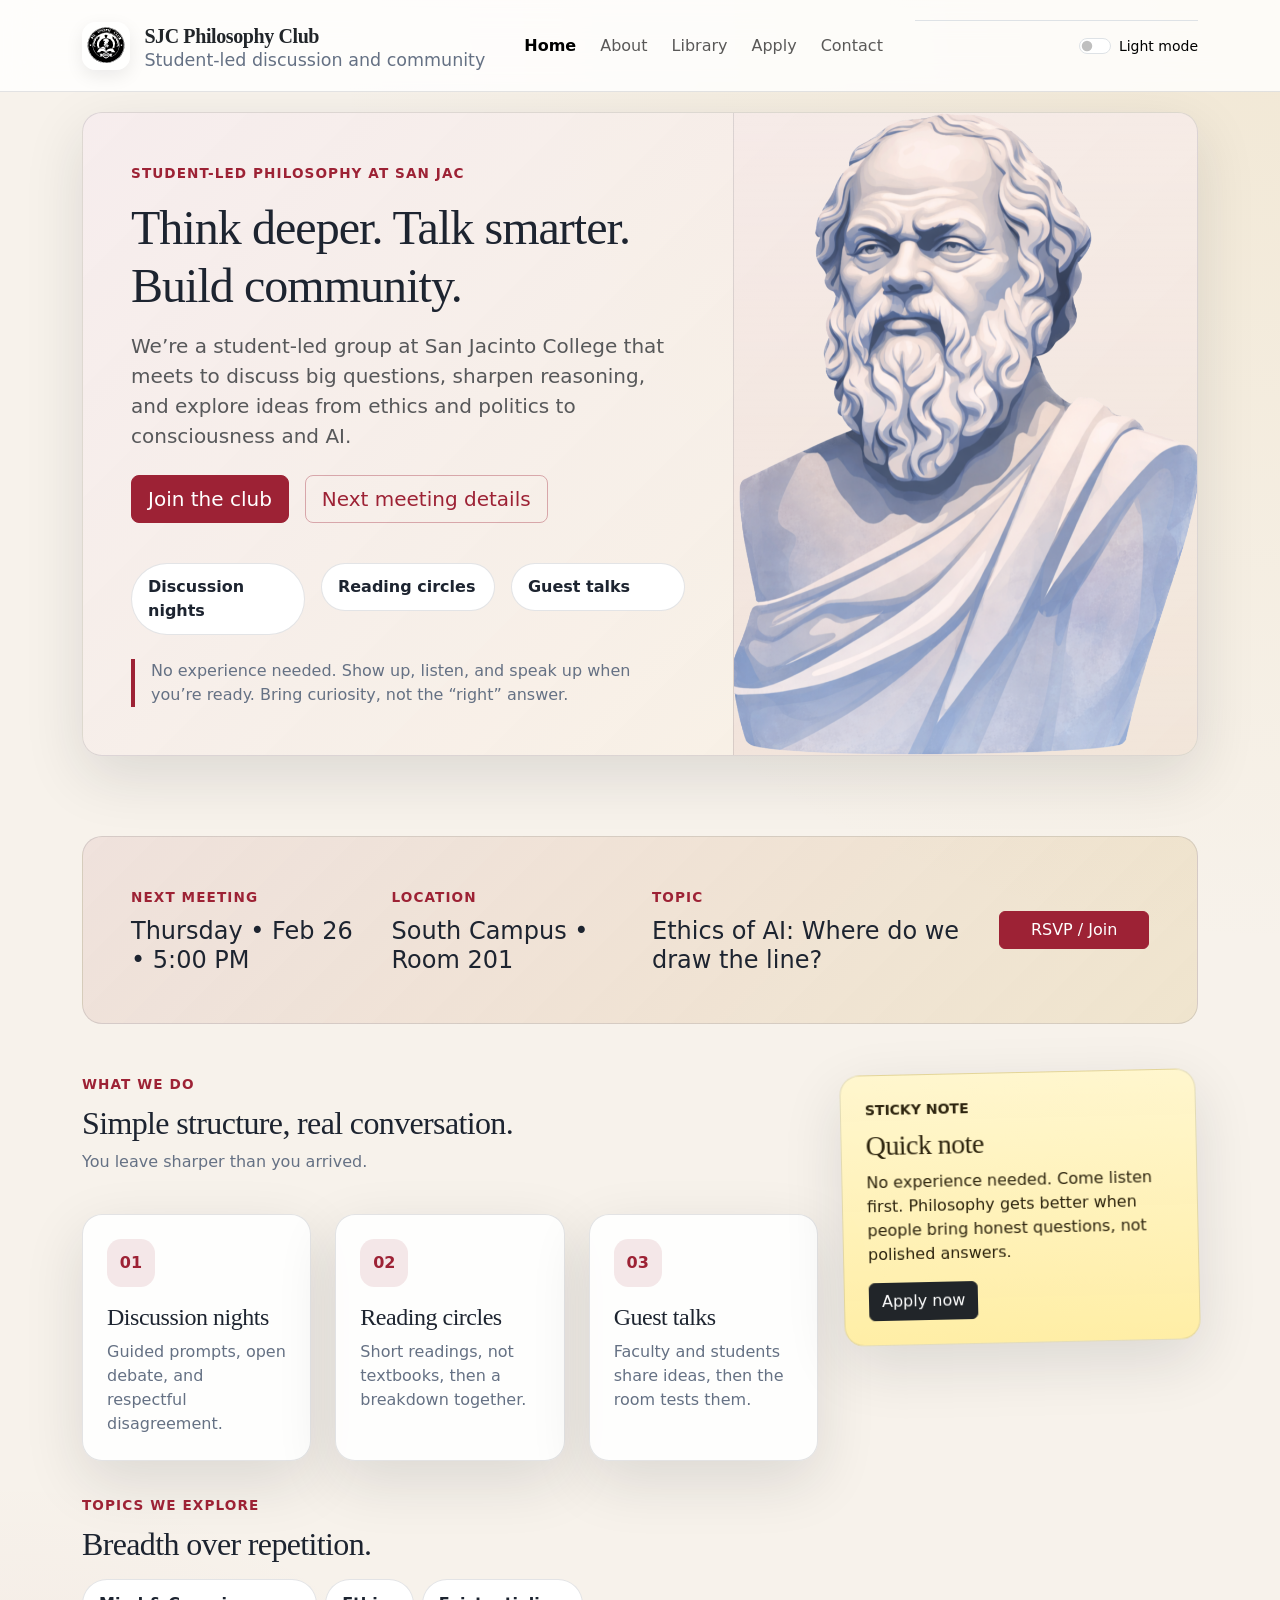
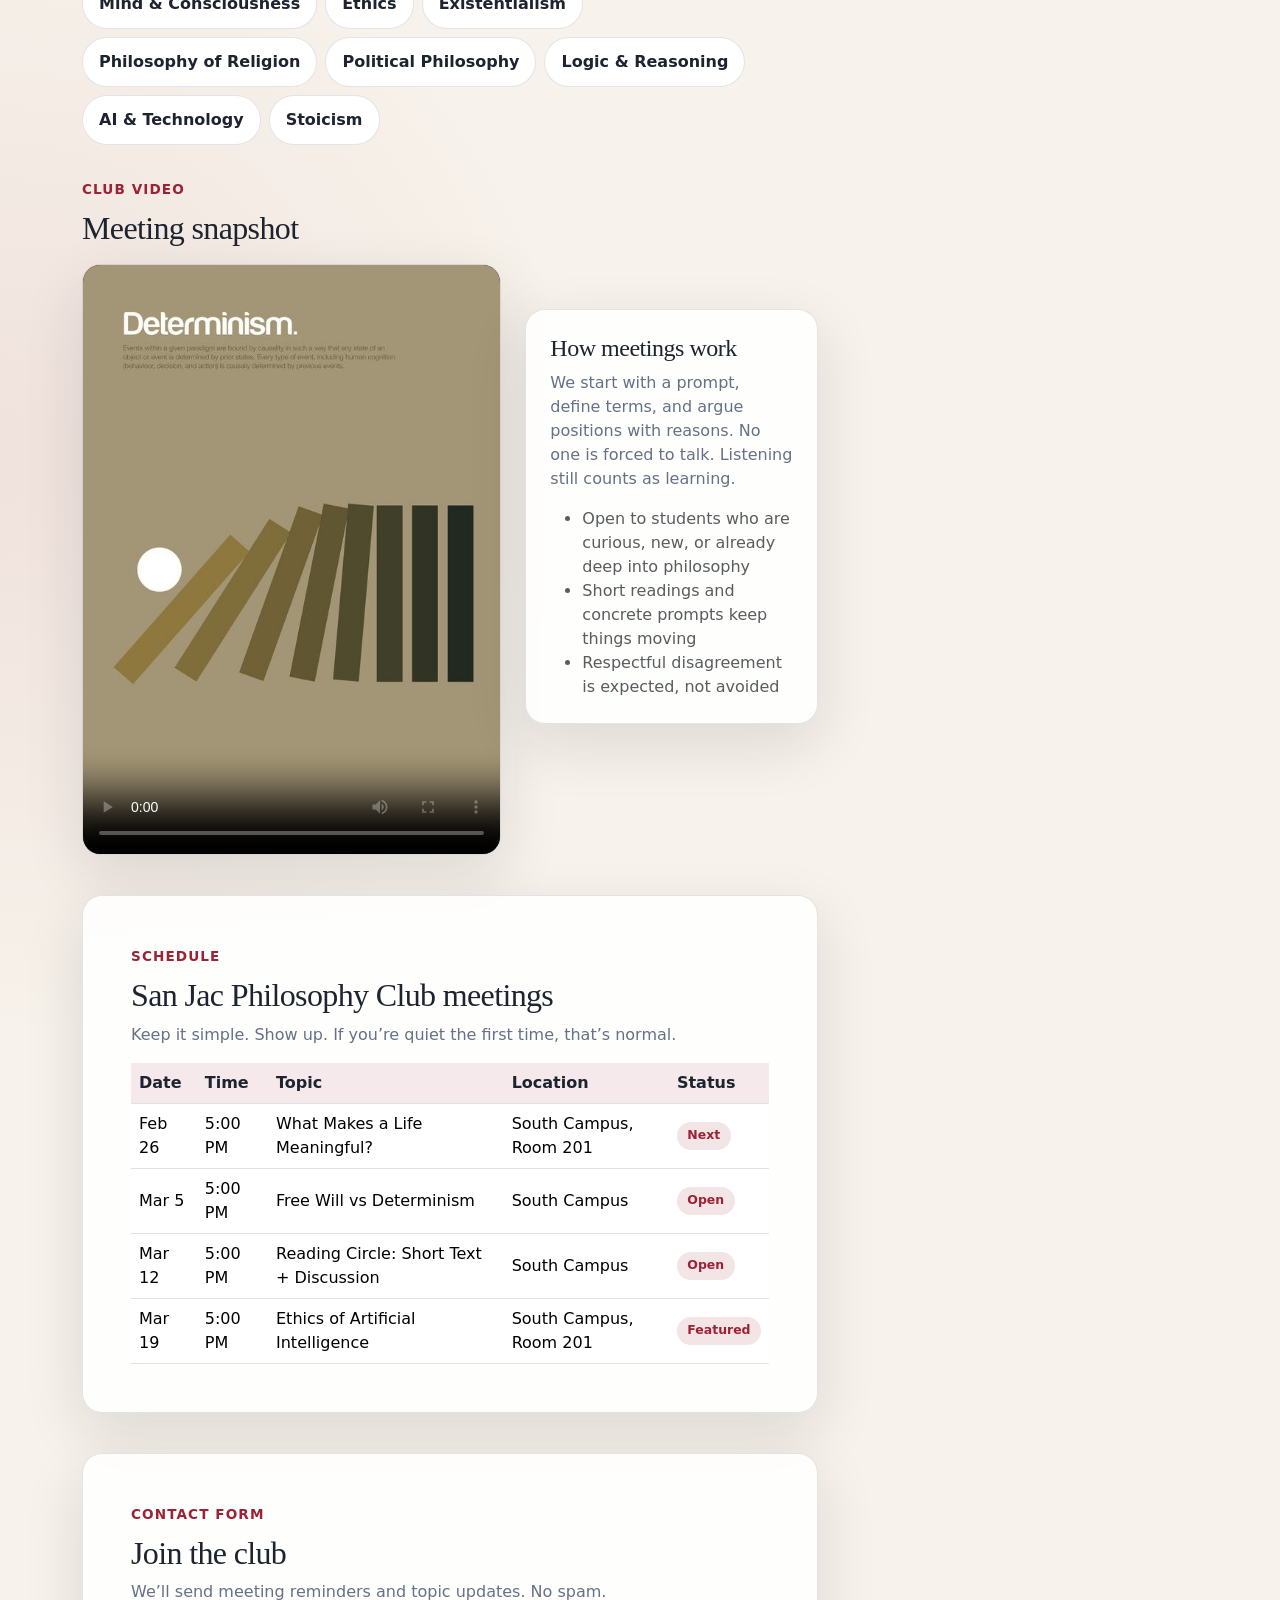
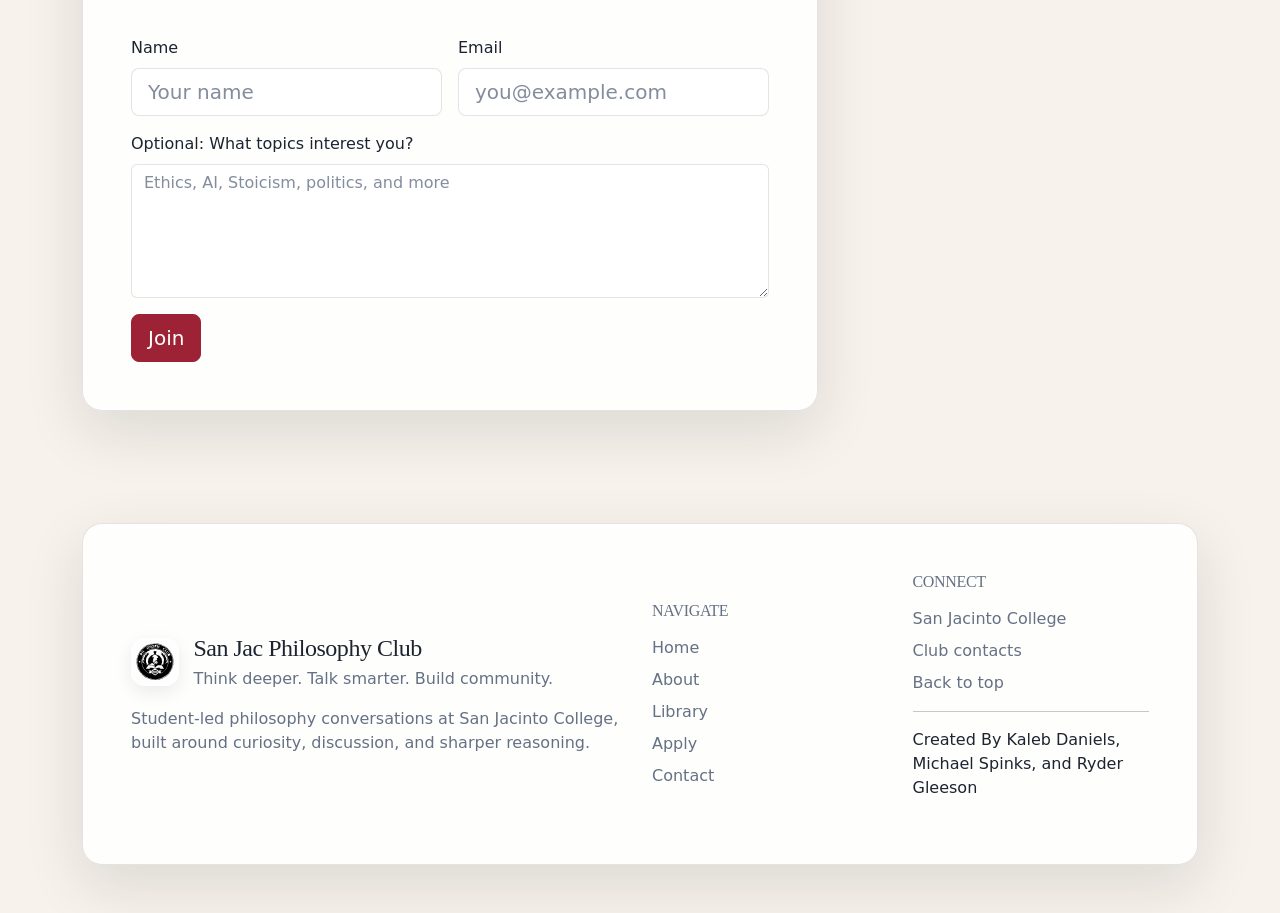
<file: index.html>
<!doctype html>
<!-- index.html - Home page for the SJC Philosophy Club website -->
<html lang="en" data-bs-theme="light">
  <!-- HEAD: metadata, page title, and stylesheet links -->
  <head>
    <meta charset="utf-8" />
    <meta name="viewport" content="width=device-width, initial-scale=1" />
    <meta
      name="description"
      content="Bootstrap homepage for the San Jac Philosophy Club with video, schedule table, contact form, sticky note, and theme switch."
    />
    <title>Home | SJC Philosophy Club</title>
    <link rel="stylesheet" href="css/bootstrap.min.css" />
    <link rel="stylesheet" href="css/styles.css" />
  </head>
  <body>
    <div class="site-shell">
      <!-- HEADER: fixed top navbar with logo, nav links, theme toggle -->
      <header>
        <nav class="navbar navbar-expand-lg fixed-top navbar-blur">
          <div class="container py-2">
            <a class="navbar-brand me-3" href="index.html">
              <span class="brand-lockup">
                <img
                  class="brand-mark"
                  src="images/sanjac_philosophy_logo_cut.svg"
                  alt="San Jac Philosophy Club logo"
                />
                <span class="brand-copy d-none d-sm-inline-block">
                  <strong class="display-font d-block fs-5 text-body"
                    >SJC Philosophy Club</strong
                  >
                  <small>Student-led discussion and community</small>
                </span>
              </span>
            </a>
            <button
              class="navbar-toggler"
              type="button"
              data-bs-toggle="collapse"
              data-bs-target="#siteNav"
              aria-controls="siteNav"
              aria-expanded="false"
              aria-label="Toggle navigation"
            >
              <span class="navbar-toggler-icon"></span>
            </button>
            <div class="collapse navbar-collapse" id="siteNav">
              <ul
                class="navbar-nav ms-auto align-items-lg-center gap-lg-2 mb-3 mb-lg-0"
              >
                <li class="nav-item">
                  <a
                    class="nav-link active fw-semibold"
                    href="index.html"
                    aria-current="page"
                    >Home</a
                  >
                </li>
                <li class="nav-item">
                  <a class="nav-link" href="about.html">About</a>
                </li>
                <li class="nav-item">
                  <a class="nav-link" href="library.html">Library</a>
                </li>
                <li class="nav-item">
                  <a class="nav-link" href="apply.html">Apply</a>
                </li>
                <li class="nav-item">
                  <a class="nav-link" href="contact.html">Contact</a>
                </li>
              </ul>
              <div
                class="d-lg-flex align-items-center gap-3 ms-lg-4 pt-3 pt-lg-0 border-top border-lg-0 mt-3 mt-lg-0"
              >
                <a
                  href="https://www.sanjac.edu/"
                  target="_blank"
                  rel="noreferrer"
                  class="d-inline-flex align-items-center text-decoration-none gap-2"
                >
                  <img
                    class="brand-logo"
                    src="images/sanjac-logo.svg"
                    alt="San Jacinto College logo"
                  />
                </a>
                <div
                  class="form-check form-switch m-0 d-flex align-items-center gap-2"
                >
                  <input
                    class="form-check-input mt-0"
                    type="checkbox"
                    role="switch"
                    id="theme-toggle-index.html"
                    data-theme-toggle
                  />
                  <label
                    class="form-check-label small text-body-emphasis"
                    for="theme-toggle-index.html"
                    data-theme-label
                    >Light mode</label
                  >
                </div>
              </div>
            </div>
          </div>
        </nav>
      </header>

      <!-- MAIN CONTENT -->
      <main id="top">
        <!-- HERO SECTION: headline, call-to-action buttons, and Socrates image -->
        <section class="page-hero section-space">
          <div class="container">
            <!-- Hero card: text on the left (col-lg-7), image on the right (col-lg-5) -->
            <div class="hero-card">
              <div class="row g-0 align-items-stretch">
                <div class="col-lg-7 p-4 p-md-5 p-xl-5">
                  <span class="kicker mb-3"
                    >Student-led philosophy at San Jac</span
                  >
                  <h1 class="display-5 mb-3">
                    Think deeper. Talk smarter. Build community.
                  </h1>
                  <p class="lead text-body-secondary mb-4">
                    We’re a student-led group at San Jacinto College that meets
                    to discuss big questions, sharpen reasoning, and explore
                    ideas from ethics and politics to consciousness and AI.
                  </p>
                  <div class="d-flex flex-wrap gap-3 mb-4">
                    <a class="btn btn-primary btn-lg" href="apply.html"
                      >Join the club</a
                    >
                    <a class="btn btn-outline-primary btn-lg" href="#schedule"
                      >Next meeting details</a
                    >
                  </div>
                  <div class="row g-3 mt-2">
                    <div class="col-sm-4">
                      <div class="metric-pill">Discussion nights</div>
                    </div>
                    <div class="col-sm-4">
                      <div class="metric-pill">Reading circles</div>
                    </div>
                    <div class="col-sm-4">
                      <div class="metric-pill">Guest talks</div>
                    </div>
                  </div>
                  <p class="quote-block mt-4 mb-0">
                    No experience needed. Show up, listen, and speak up when
                    you’re ready. Bring curiosity, not the “right” answer.
                  </p>
                </div>
                <div class="col-lg-5 hero-art">
                  <img
                    src="images/socrates.png"
                    alt="Illustration of Socrates representing philosophy and inquiry"
                  />
                </div>
              </div>
            </div>
          </div>
        </section>

        <!-- INFO STRIP: next meeting date, location, topic, and RSVP button -->
        <section class="pb-5">
          <div class="container">
            <div class="info-strip p-4 p-lg-5">
              <div class="row g-4 align-items-center">
                <div class="col-lg-3">
                  <span class="kicker">Next meeting</span>
                  <div class="h4 mt-2 mb-0">Thursday • Feb 26 • 5:00 PM</div>
                </div>
                <div class="col-lg-3">
                  <span class="kicker">Location</span>
                  <div class="h4 mt-2 mb-0">South Campus • Room 201</div>
                </div>
                <div class="col-lg-4">
                  <span class="kicker">Topic</span>
                  <div class="h4 mt-2 mb-0">
                    Ethics of AI: Where do we draw the line?
                  </div>
                </div>
                <div class="col-lg-2 text-lg-end">
                  <a class="btn btn-primary w-100 w-lg-auto" href="#join-form"
                    >RSVP / Join</a
                  >
                </div>
              </div>
            </div>
          </div>
        </section>

        <!-- MAIN CONTENT AREA: left column (activities, video, schedule, form) + right sidebar -->
        <section class="pb-5">
          <div class="container">
            <div class="row g-4">
              <!-- LEFT COLUMN (col-lg-8): club activities, topics, video, schedule table, join form -->
              <div class="col-lg-8">
                <div class="row g-4">
                  <div class="col-12">
                    <div
                      class="d-flex justify-content-between align-items-end flex-wrap gap-3 mb-3"
                    >
                      <div>
                        <span class="kicker">What we do</span>
                        <h2 class="mt-2 mb-2">
                          Simple structure, real conversation.
                        </h2>
                        <p class="muted-copy mb-0">
                          You leave sharper than you arrived.
                        </p>
                      </div>
                    </div>
                  </div>
                  <div class="col-md-4">
                    <article class="soft-card h-100 p-4">
                      <div class="icon-badge mb-3">01</div>
                      <h3 class="h4">Discussion nights</h3>
                      <p class="muted-copy mb-0">
                        Guided prompts, open debate, and respectful
                        disagreement.
                      </p>
                    </article>
                  </div>
                  <div class="col-md-4">
                    <article class="soft-card h-100 p-4">
                      <div class="icon-badge mb-3">02</div>
                      <h3 class="h4">Reading circles</h3>
                      <p class="muted-copy mb-0">
                        Short readings, not textbooks, then a breakdown
                        together.
                      </p>
                    </article>
                  </div>
                  <div class="col-md-4">
                    <article class="soft-card h-100 p-4">
                      <div class="icon-badge mb-3">03</div>
                      <h3 class="h4">Guest talks</h3>
                      <p class="muted-copy mb-0">
                        Faculty and students share ideas, then the room tests
                        them.
                      </p>
                    </article>
                  </div>

                  <div class="col-12 pt-2">
                    <span class="kicker">Topics we explore</span>
                    <h2 class="mt-2 mb-3">Breadth over repetition.</h2>
                    <div class="d-flex flex-wrap gap-2">
                      <span class="topic-chip">Mind &amp; Consciousness</span>
                      <span class="topic-chip">Ethics</span>
                      <span class="topic-chip">Existentialism</span>
                      <span class="topic-chip">Philosophy of Religion</span>
                      <span class="topic-chip">Political Philosophy</span>
                      <span class="topic-chip">Logic &amp; Reasoning</span>
                      <span class="topic-chip">AI &amp; Technology</span>
                      <span class="topic-chip">Stoicism</span>
                    </div>
                  </div>

                  <div class="col-12 pt-2">
                    <div class="row g-4 align-items-center">
                      <div class="col-xl-7">
                        <span class="kicker">Club video</span>
                        <h2 class="mt-2 mb-3">Meeting snapshot</h2>
                        <div class="video-frame">
                          <video controls poster="images/clubImage.jpg">
                            <source
                              src="media/drakes-tech-tips.mp4"
                              type="video/mp4"
                            />
                            Your browser does not support the video element.
                          </video>
                        </div>
                      </div>
                      <div class="col-xl-5">
                        <article class="soft-card h-100 p-4">
                          <h3 class="h4">How meetings work</h3>
                          <p class="muted-copy">
                            We start with a prompt, define terms, and argue
                            positions with reasons. No one is forced to talk.
                            Listening still counts as learning.
                          </p>
                          <ul class="mb-0 text-body-secondary">
                            <li>
                              Open to students who are curious, new, or already
                              deep into philosophy
                            </li>
                            <li>
                              Short readings and concrete prompts keep things
                              moving
                            </li>
                            <li>
                              Respectful disagreement is expected, not avoided
                            </li>
                          </ul>
                        </article>
                      </div>
                    </div>
                  </div>

                  <!-- SCHEDULE TABLE: upcoming meeting dates, topics, and locations -->
                  <div class="col-12 pt-3" id="schedule">
                    <div class="table-card p-4 p-lg-5">
                      <div
                        class="d-flex justify-content-between align-items-end flex-wrap gap-3 mb-3"
                      >
                        <div>
                          <span class="kicker">Schedule</span>
                          <h2 class="mt-2 mb-2">
                            San Jac Philosophy Club meetings
                          </h2>
                          <p class="muted-copy mb-0">
                            Keep it simple. Show up. If you’re quiet the first
                            time, that’s normal.
                          </p>
                        </div>
                      </div>
                      <div class="table-responsive">
                        <table class="table align-middle mb-0">
                          <thead>
                            <tr>
                              <th>Date</th>
                              <th>Time</th>
                              <th>Topic</th>
                              <th>Location</th>
                              <th>Status</th>
                            </tr>
                          </thead>
                          <tbody>
                            <tr>
                              <td>Feb 26</td>
                              <td>5:00 PM</td>
                              <td>What Makes a Life Meaningful?</td>
                              <td>South Campus, Room 201</td>
                              <td><span class="status-chip">Next</span></td>
                            </tr>
                            <tr>
                              <td>Mar 5</td>
                              <td>5:00 PM</td>
                              <td>Free Will vs Determinism</td>
                              <td>South Campus</td>
                              <td><span class="status-chip">Open</span></td>
                            </tr>
                            <tr>
                              <td>Mar 12</td>
                              <td>5:00 PM</td>
                              <td>Reading Circle: Short Text + Discussion</td>
                              <td>South Campus</td>
                              <td><span class="status-chip">Open</span></td>
                            </tr>
                            <tr>
                              <td>Mar 19</td>
                              <td>5:00 PM</td>
                              <td>Ethics of Artificial Intelligence</td>
                              <td>South Campus, Room 201</td>
                              <td><span class="status-chip">Featured</span></td>
                            </tr>
                          </tbody>
                        </table>
                      </div>
                    </div>
                  </div>

                  <!-- JOIN FORM: name, email, and optional message to sign up for meeting updates -->
                  <div class="col-12 pt-3" id="join-form">
                    <div class="soft-card p-4 p-lg-5">
                      <span class="kicker">Contact form</span>
                      <h2 class="mt-2 mb-2">Join the club</h2>
                      <p class="muted-copy">
                        We’ll send meeting reminders and topic updates. No spam.
                      </p>
                      <form class="row g-3 mt-1" action="#" method="post">
                        <div class="col-md-6">
                          <label class="form-label" for="home-name">Name</label>
                          <input
                            class="form-control form-control-lg"
                            id="home-name"
                            name="name"
                            type="text"
                            placeholder="Your name"
                          />
                        </div>
                        <div class="col-md-6">
                          <label class="form-label" for="home-email"
                            >Email</label
                          >
                          <input
                            class="form-control form-control-lg"
                            id="home-email"
                            name="email"
                            type="email"
                            placeholder="you@example.com"
                          />
                        </div>
                        <div class="col-12">
                          <label class="form-label" for="home-message"
                            >Optional: What topics interest you?</label
                          >
                          <textarea
                            class="form-control"
                            id="home-message"
                            name="message"
                            rows="5"
                            placeholder="Ethics, AI, Stoicism, politics, and more"
                          ></textarea>
                        </div>
                        <div
                          class="col-12 d-flex flex-wrap gap-3 align-items-center"
                        >
                          <button class="btn btn-primary btn-lg" type="submit">
                            Join
                          </button>
                        </div>
                      </form>
                    </div>
                  </div>
                </div>
              </div>

              <!-- RIGHT SIDEBAR (col-lg-4): sticky note with a quick call to action -->
              <div class="col-lg-4">
                <aside class="note-card p-4">
                  <div class="small text-uppercase fw-bold mb-2">
                    Sticky note
                  </div>
                  <h2 class="h3">Quick note</h2>
                  <p class="mb-3">
                    No experience needed. Come listen first. Philosophy gets
                    better when people bring honest questions, not polished
                    answers.
                  </p>
                  <a class="btn btn-dark" href="apply.html">Apply now</a>
                </aside>
              </div>
            </div>
          </div>
        </section>
      </main>

      <!-- FOOTER: logo, navigation links, and contact links -->
      <footer class="container pb-5">
        <div class="footer-card p-4 p-lg-5">
          <div class="row g-4 align-items-center">
            <div class="col-lg-6">
              <div class="brand-lockup mb-3">
                <img
                  class="brand-mark"
                  src="images/sanjac_philosophy_logo_cut.svg"
                  alt="San Jac Philosophy Club logo"
                />
                <div>
                  <h2 class="h4 mb-1">San Jac Philosophy Club</h2>
                  <p class="muted-copy mb-0">
                    Think deeper. Talk smarter. Build community.
                  </p>
                </div>
              </div>
              <p class="muted-copy mb-0">
                Student-led philosophy conversations at San Jacinto College,
                built around curiosity, discussion, and sharper reasoning.
              </p>
            </div>
            <div class="col-lg-3">
              <h3 class="h6 text-uppercase muted-copy mb-3">Navigate</h3>
              <div class="footer-link-list d-grid gap-2">
                <a href="index.html">Home</a>
                <a href="about.html">About</a>
                <a href="library.html">Library</a>
                <a href="apply.html">Apply</a>
                <a href="contact.html">Contact</a>
              </div>
            </div>
            <div class="col-lg-3">
              <h3 class="h6 text-uppercase muted-copy mb-3">Connect</h3>
              <div class="footer-link-list d-grid gap-2">
                <a
                  href="https://www.sanjac.edu/"
                  target="_blank"
                  rel="noreferrer"
                  >San Jacinto College</a
                >
                <a href="contact.html">Club contacts</a>
                <a href="#top">Back to top</a>
              </div>
                <hr />
                <p>Created By Kaleb Daniels, Michael Spinks, and Ryder Gleeson</p>
            </div>
          </div>
        </div>
      </footer>
    </div>

    <!-- Bootstrap JS bundle (includes Popper) -->
    <script src="js/bootstrap.min.js"></script>
    <!-- Custom site scripts: theme toggle, thinker spotlight -->
    <script src="js/scripts.js"></script>
  </body>
</html>
</file>
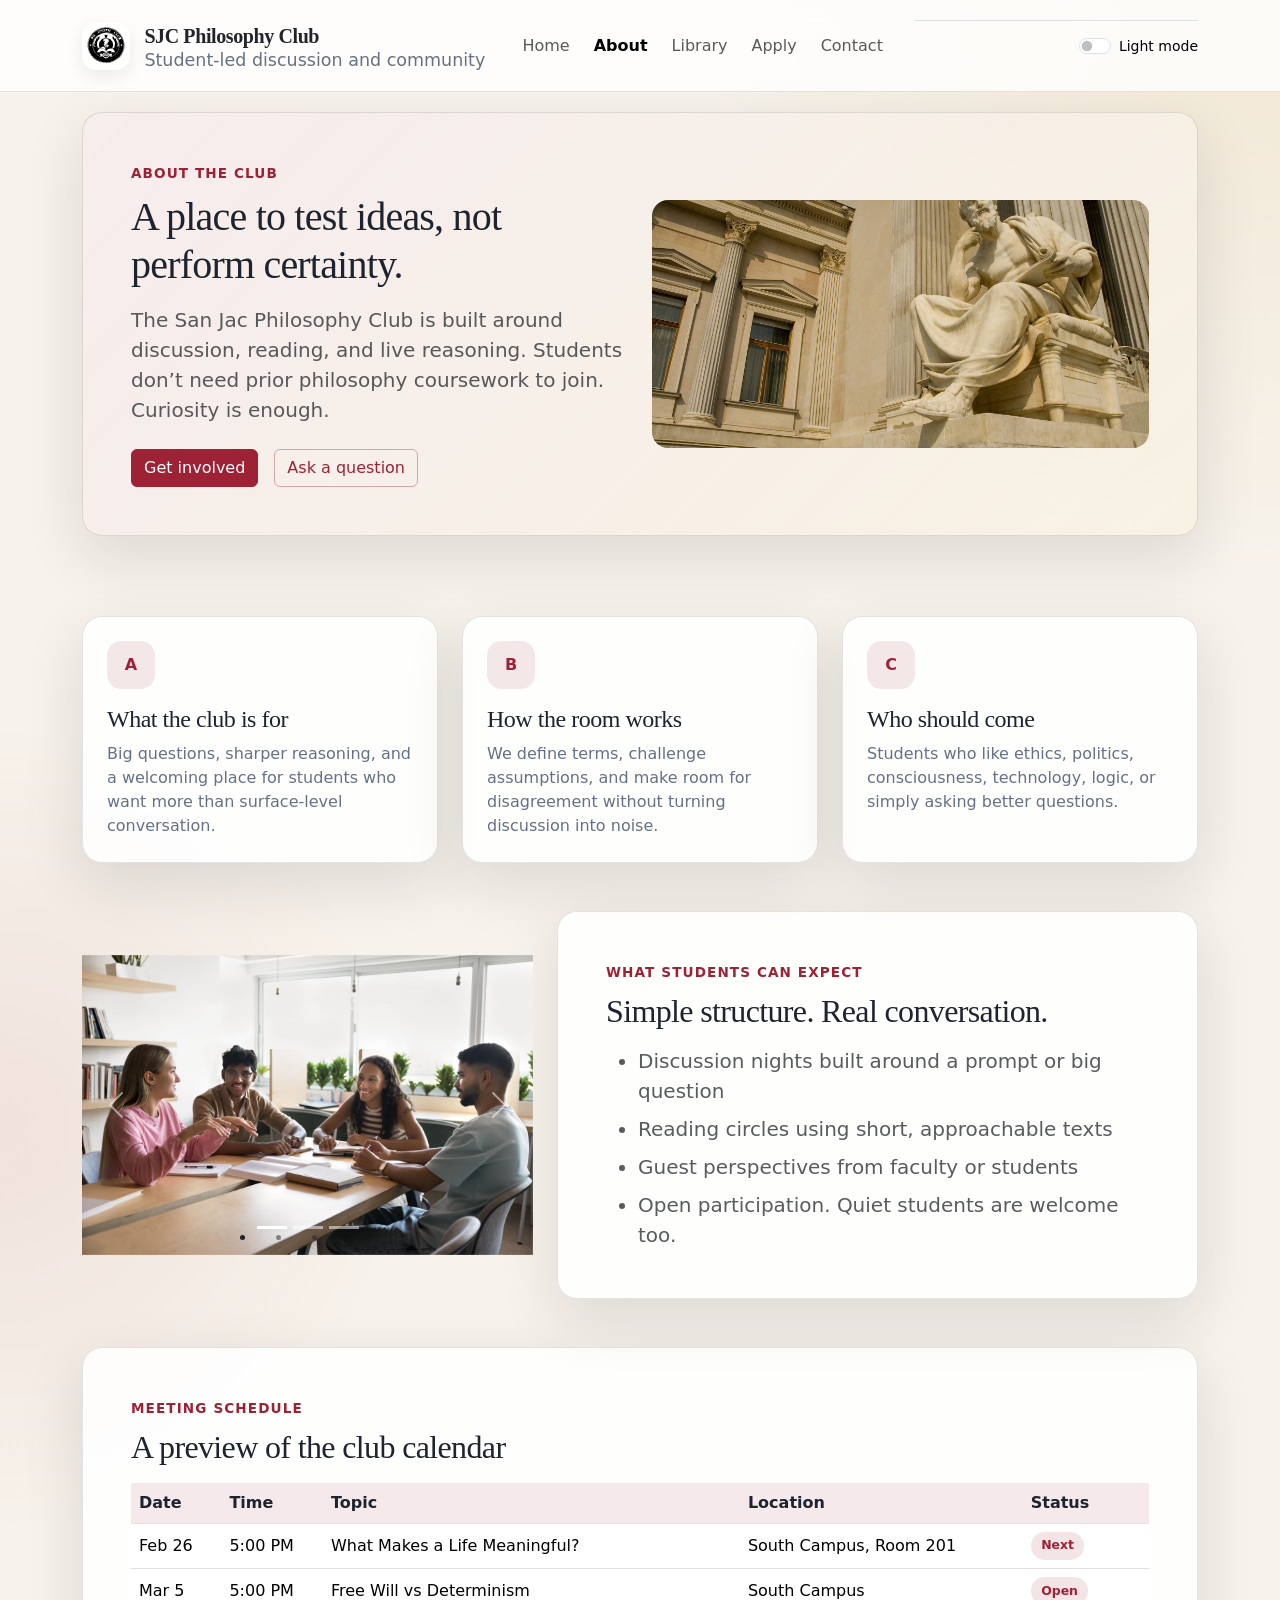
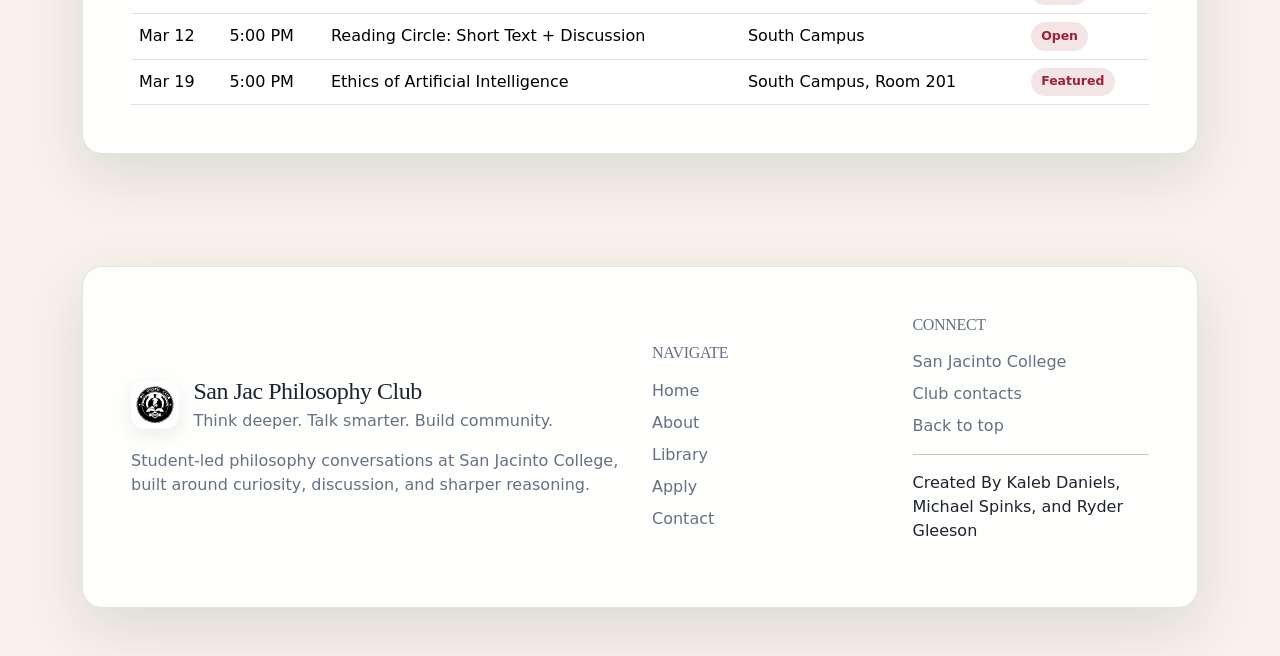
<file: about.html>
<!doctype html>
<!-- about.html - About page for the SJC Philosophy Club website -->
<html lang="en" data-bs-theme="light">
  <!-- HEAD: metadata, page title, and stylesheet links -->
  <head>
    <meta charset="utf-8" />
    <meta name="viewport" content="width=device-width, initial-scale=1" />
    <meta
      name="description"
      content="About page for the San Jac Philosophy Club."
    />
    <title>About | SJC Philosophy Club</title>
    <link rel="stylesheet" href="css/bootstrap.min.css" />
    <link rel="stylesheet" href="css/styles.css" />
  </head>
  <body>
    <div class="site-shell">
      <!-- HEADER: fixed top navbar with logo, nav links, theme toggle -->
      <header>
        <nav class="navbar navbar-expand-lg fixed-top navbar-blur">
          <div class="container py-2">
            <a class="navbar-brand me-3" href="index.html">
              <span class="brand-lockup">
                <img
                  class="brand-mark"
                  src="images/sanjac_philosophy_logo_cut.svg"
                  alt="San Jac Philosophy Club logo"
                />
                <span class="brand-copy d-none d-sm-inline-block">
                  <strong class="display-font d-block fs-5 text-body"
                    >SJC Philosophy Club</strong
                  >
                  <small>Student-led discussion and community</small>
                </span>
              </span>
            </a>
            <button
              class="navbar-toggler"
              type="button"
              data-bs-toggle="collapse"
              data-bs-target="#siteNav"
              aria-controls="siteNav"
              aria-expanded="false"
              aria-label="Toggle navigation"
            >
              <span class="navbar-toggler-icon"></span>
            </button>
            <div class="collapse navbar-collapse" id="siteNav">
              <ul
                class="navbar-nav ms-auto align-items-lg-center gap-lg-2 mb-3 mb-lg-0"
              >
                <li class="nav-item">
                  <a class="nav-link" href="index.html">Home</a>
                </li>
                <li class="nav-item">
                  <a
                    class="nav-link active fw-semibold"
                    href="about.html"
                    aria-current="page"
                    >About</a
                  >
                </li>
                <li class="nav-item">
                  <a class="nav-link" href="library.html">Library</a>
                </li>
                <li class="nav-item">
                  <a class="nav-link" href="apply.html">Apply</a>
                </li>
                <li class="nav-item">
                  <a class="nav-link" href="contact.html">Contact</a>
                </li>
              </ul>
              <div
                class="d-lg-flex align-items-center gap-3 ms-lg-4 pt-3 pt-lg-0 border-top border-lg-0 mt-3 mt-lg-0"
              >
                <a
                  href="https://www.sanjac.edu/"
                  target="_blank"
                  rel="noreferrer"
                  class="d-inline-flex align-items-center text-decoration-none gap-2"
                >
                  <img
                    class="brand-logo"
                    src="images/sanjac-logo.svg"
                    alt="San Jacinto College logo"
                  />
                </a>
                <div
                  class="form-check form-switch m-0 d-flex align-items-center gap-2"
                >
                  <input
                    class="form-check-input mt-0"
                    type="checkbox"
                    role="switch"
                    id="theme-toggle-about.html"
                    data-theme-toggle
                  />
                  <label
                    class="form-check-label small text-body-emphasis"
                    for="theme-toggle-about.html"
                    data-theme-label
                    >Light mode</label
                  >
                </div>
              </div>
            </div>
          </div>
        </nav>
      </header>

      <!-- MAIN CONTENT -->
      <main id="top">
        <!-- HERO SECTION: page headline, description, and banner image -->
        <section class="page-hero section-space">
          <div class="container">
            <div class="hero-card p-4 p-lg-5">
              <div class="row g-4 align-items-center">
                <div class="col-lg-6">
                  <span class="kicker">About the club</span>
                  <h1 class="display-6 mt-2 mb-3">
                    A place to test ideas, not perform certainty.
                  </h1>
                  <p class="lead text-body-secondary">
                    The San Jac Philosophy Club is built around discussion,
                    reading, and live reasoning. Students don’t need prior
                    philosophy coursework to join. Curiosity is enough.
                  </p>
                  <div class="d-flex flex-wrap gap-3 mt-4">
                    <a class="btn btn-primary" href="apply.html"
                      >Get involved</a
                    >
                    <a class="btn btn-outline-primary" href="contact.html"
                      >Ask a question</a
                    >
                  </div>
                </div>
                <div class="col-lg-6">
                  <img
                    class="page-banner w-100"
                    src="images/morhamedufmg-statue-756624_1920.jpg"
                    alt="Statue used to represent philosophical inquiry and reflection"
                  />
                </div>
              </div>
            </div>
          </div>
        </section>

        <!-- THREE-CARD SECTION: what the club is for, how the room works, who should come -->
        <section class="pb-5">
          <div class="container">
            <div class="row g-4">
              <div class="col-lg-4">
                <article class="soft-card h-100 p-4">
                  <div class="icon-badge mb-3">A</div>
                  <h2 class="h4">What the club is for</h2>
                  <p class="muted-copy mb-0">
                    Big questions, sharper reasoning, and a welcoming place for
                    students who want more than surface-level conversation.
                  </p>
                </article>
              </div>
              <div class="col-lg-4">
                <article class="soft-card h-100 p-4">
                  <div class="icon-badge mb-3">B</div>
                  <h2 class="h4">How the room works</h2>
                  <p class="muted-copy mb-0">
                    We define terms, challenge assumptions, and make room for
                    disagreement without turning discussion into noise.
                  </p>
                </article>
              </div>
              <div class="col-lg-4">
                <article class="soft-card h-100 p-4">
                  <div class="icon-badge mb-3">C</div>
                  <h2 class="h4">Who should come</h2>
                  <p class="muted-copy mb-0">
                    Students who like ethics, politics, consciousness,
                    technology, logic, or simply asking better questions.
                  </p>
                </article>
              </div>
            </div>
          </div>
        </section>

        <!-- CAROUSEL + CONTENT SECTION: image carousel on the left, expectations list on the right -->
        <section class="pb-5">
          <div class="container">
            <div class="row g-4 align-items-center">
              <div class="col-lg-5 carousel">
                <!-- Commented-out static image replaced by Bootstrap carousel below -->
                <!-- <img class="page-banner w-100" src="assets/images/library.jpg" alt="San Jac library interior"> -->
                <div
                  id="about-car"
                  class="carousel slide"
                  data-bs-ride="carousel"
                >
                  <ul class="carousel-indicators">
                    <li
                      data-bs-target="#about-car"
                      data-bs-slide-to="0"
                      class="active"
                    ></li>
                    <li data-bs-target="#about-car" data-bs-slide-to="1"></li>
                    <li data-bs-target="#about-car" data-bs-slide-to="2"></li>
                  </ul>

                  <div class="carousel-inner">
                    <div class="carousel-item active">
                      <img class="w-100" src="images/car-1.jpg" alt="" />
                    </div>
                    <div class="carousel-item">
                      <img class="w-100" src="images/car-2.jpg" alt="" />
                    </div>
                  </div>

                  <button
                    class="carousel-control-prev"
                    type="button"
                    data-bs-target="#about-car"
                    data-bs-slide="prev"
                  >
                    <span class="carousel-control-prev-icon"></span>
                  </button>

                  <button
                    class="carousel-control-next"
                    type="button"
                    data-bs-target="#about-car"
                    data-bs-slide="next"
                  >
                    <span class="carousel-control-next-icon"></span>
                  </button>
                </div>
              </div>
              <div class="col-lg-7">
                <div class="soft-card p-4 p-lg-5">
                  <span class="kicker">What students can expect</span>
                  <h2 class="mt-2 mb-3">
                    Simple structure. Real conversation.
                  </h2>
                  <ul class="mb-0 text-body-secondary fs-5">
                    <li class="mb-2">
                      Discussion nights built around a prompt or big question
                    </li>
                    <li class="mb-2">
                      Reading circles using short, approachable texts
                    </li>
                    <li class="mb-2">
                      Guest perspectives from faculty or students
                    </li>
                    <li>Open participation. Quiet students are welcome too.</li>
                  </ul>
                </div>
              </div>
            </div>
          </div>
        </section>

        <!-- SCHEDULE TABLE SECTION: upcoming meeting dates and topics -->
        <section class="pb-5">
          <div class="container">
            <div class="table-card p-4 p-lg-5">
              <span class="kicker">Meeting schedule</span>
              <h2 class="mt-2 mb-3">A preview of the club calendar</h2>
              <div class="table-responsive">
                <table class="table align-middle mb-0">
                  <thead>
                    <tr>
                      <th>Date</th>
                      <th>Time</th>
                      <th>Topic</th>
                      <th>Location</th>
                      <th>Status</th>
                    </tr>
                  </thead>
                  <tbody>
                    <tr>
                      <td>Feb 26</td>
                      <td>5:00 PM</td>
                      <td>What Makes a Life Meaningful?</td>
                      <td>South Campus, Room 201</td>
                      <td><span class="status-chip">Next</span></td>
                    </tr>
                    <tr>
                      <td>Mar 5</td>
                      <td>5:00 PM</td>
                      <td>Free Will vs Determinism</td>
                      <td>South Campus</td>
                      <td><span class="status-chip">Open</span></td>
                    </tr>
                    <tr>
                      <td>Mar 12</td>
                      <td>5:00 PM</td>
                      <td>Reading Circle: Short Text + Discussion</td>
                      <td>South Campus</td>
                      <td><span class="status-chip">Open</span></td>
                    </tr>
                    <tr>
                      <td>Mar 19</td>
                      <td>5:00 PM</td>
                      <td>Ethics of Artificial Intelligence</td>
                      <td>South Campus, Room 201</td>
                      <td><span class="status-chip">Featured</span></td>
                    </tr>
                  </tbody>
                </table>
              </div>
            </div>
          </div>
        </section>
      </main>

      <!-- FOOTER: logo, navigation links, and contact links -->
      <footer class="container pb-5">
        <div class="footer-card p-4 p-lg-5">
          <div class="row g-4 align-items-center">
            <div class="col-lg-6">
              <div class="brand-lockup mb-3">
                <img
                  class="brand-mark"
                  src="images/sanjac_philosophy_logo_cut.svg"
                  alt="San Jac Philosophy Club logo"
                />
                <div>
                  <h2 class="h4 mb-1">San Jac Philosophy Club</h2>
                  <p class="muted-copy mb-0">
                    Think deeper. Talk smarter. Build community.
                  </p>
                </div>
              </div>
              <p class="muted-copy mb-0">
                Student-led philosophy conversations at San Jacinto College,
                built around curiosity, discussion, and sharper reasoning.
              </p>
            </div>
            <div class="col-lg-3">
              <h3 class="h6 text-uppercase muted-copy mb-3">Navigate</h3>
              <div class="footer-link-list d-grid gap-2">
                <a href="index.html">Home</a>
                <a href="about.html">About</a>
                <a href="library.html">Library</a>
                <a href="apply.html">Apply</a>
                <a href="contact.html">Contact</a>
              </div>
            </div>
            <div class="col-lg-3">
              <h3 class="h6 text-uppercase muted-copy mb-3">Connect</h3>
              <div class="footer-link-list d-grid gap-2">
                <a
                  href="https://www.sanjac.edu/"
                  target="_blank"
                  rel="noreferrer"
                  >San Jacinto College</a
                >
                <a href="contact.html">Club contacts</a>
                <a href="#top">Back to top</a>
              </div>
              <hr />
              <p>Created By Kaleb Daniels, Michael Spinks, and Ryder Gleeson</p>
            </div>
          </div>
        </div>
      </footer>
    </div>

    <!-- Bootstrap JS bundle (includes Popper) -->
    <script src="js/bootstrap.min.js"></script>
    <!-- Custom site scripts: theme toggle, thinker spotlight -->
    <script src="js/scripts.js"></script>
  </body>
</html>
</file>
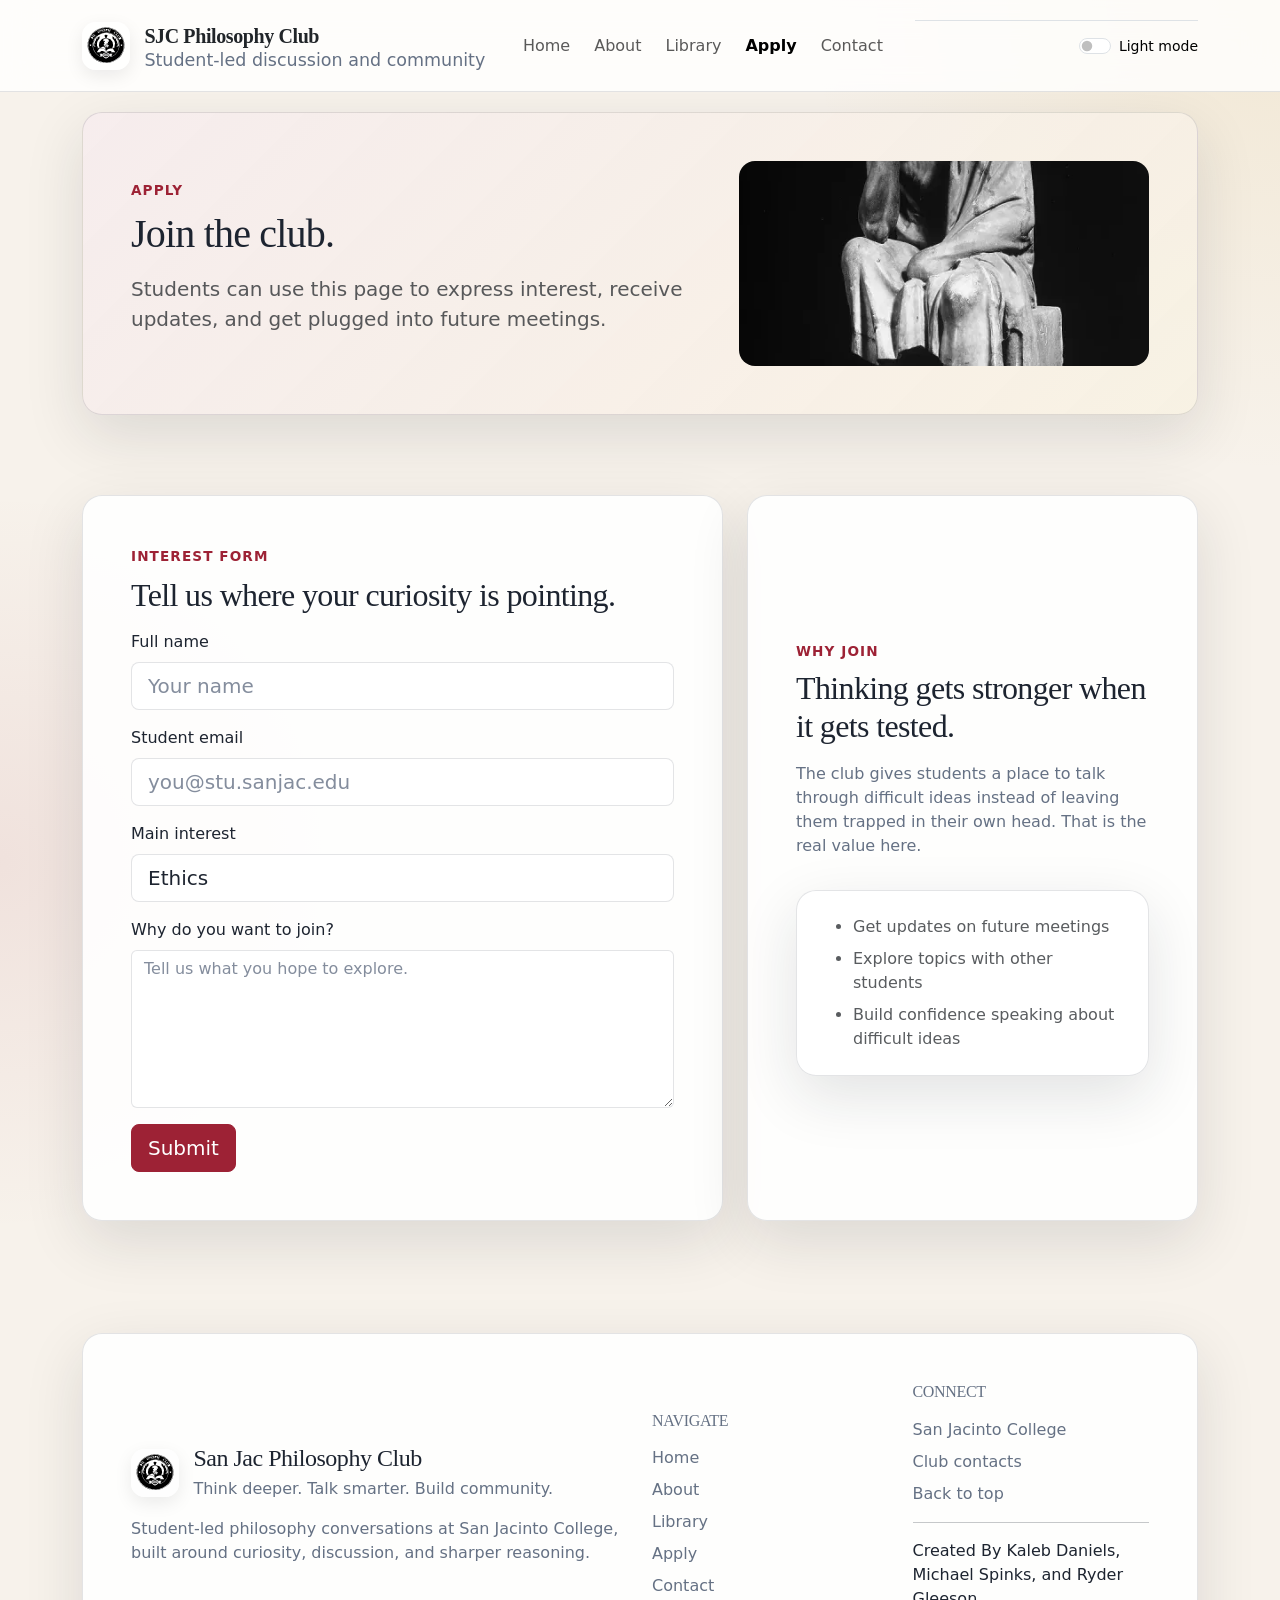
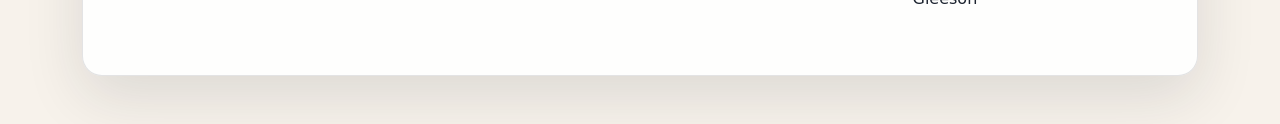
<file: apply.html>
<!doctype html>
<!-- apply.html - Application / Interest form page for the SJC Philosophy Club -->
<html lang="en" data-bs-theme="light">
  <!-- HEAD: metadata, page title, and stylesheet links -->
  <head>
    <meta charset="utf-8" />
    <meta name="viewport" content="width=device-width, initial-scale=1" />
    <meta
      name="description"
      content="Application form page for the San Jac Philosophy Club."
    />
    <title>Apply | SJC Philosophy Club</title>
    <link rel="stylesheet" href="css/bootstrap.min.css" />
    <link rel="stylesheet" href="css/styles.css" />
  </head>
  <body>
    <div class="site-shell">
      <!-- HEADER: fixed top navbar with logo, nav links, theme toggle -->
      <header>
        <nav class="navbar navbar-expand-lg fixed-top navbar-blur">
          <div class="container py-2">
            <a class="navbar-brand me-3" href="index.html">
              <span class="brand-lockup">
                <img
                  class="brand-mark"
                  src="images/sanjac_philosophy_logo_cut.svg"
                  alt="San Jac Philosophy Club logo"
                />
                <span class="brand-copy d-none d-sm-inline-block">
                  <strong class="display-font d-block fs-5 text-body"
                    >SJC Philosophy Club</strong
                  >
                  <small>Student-led discussion and community</small>
                </span>
              </span>
            </a>
            <button
              class="navbar-toggler"
              type="button"
              data-bs-toggle="collapse"
              data-bs-target="#siteNav"
              aria-controls="siteNav"
              aria-expanded="false"
              aria-label="Toggle navigation"
            >
              <span class="navbar-toggler-icon"></span>
            </button>
            <div class="collapse navbar-collapse" id="siteNav">
              <ul
                class="navbar-nav ms-auto align-items-lg-center gap-lg-2 mb-3 mb-lg-0"
              >
                <li class="nav-item">
                  <a class="nav-link" href="index.html">Home</a>
                </li>
                <li class="nav-item">
                  <a class="nav-link" href="about.html">About</a>
                </li>
                <li class="nav-item">
                  <a class="nav-link" href="library.html">Library</a>
                </li>
                <li class="nav-item">
                  <a
                    class="nav-link active fw-semibold"
                    href="apply.html"
                    aria-current="page"
                    >Apply</a
                  >
                </li>
                <li class="nav-item">
                  <a class="nav-link" href="contact.html">Contact</a>
                </li>
              </ul>
              <div
                class="d-lg-flex align-items-center gap-3 ms-lg-4 pt-3 pt-lg-0 border-top border-lg-0 mt-3 mt-lg-0"
              >
                <a
                  href="https://www.sanjac.edu/"
                  target="_blank"
                  rel="noreferrer"
                  class="d-inline-flex align-items-center text-decoration-none gap-2"
                >
                  <img
                    class="brand-logo"
                    src="images/sanjac-logo.svg"
                    alt="San Jacinto College logo"
                  />
                </a>
                <div
                  class="form-check form-switch m-0 d-flex align-items-center gap-2"
                >
                  <input
                    class="form-check-input mt-0"
                    type="checkbox"
                    role="switch"
                    id="theme-toggle-apply.html"
                    data-theme-toggle
                  />
                  <label
                    class="form-check-label small text-body-emphasis"
                    for="theme-toggle-apply.html"
                    data-theme-label
                    >Light mode</label
                  >
                </div>
              </div>
            </div>
          </div>
        </nav>
      </header>

      <!-- MAIN CONTENT -->
      <main id="top">
        <!-- HERO SECTION: page headline and supporting banner image -->
        <section class="page-hero section-space">
          <div class="container">
            <div class="hero-card p-4 p-lg-5">
              <div class="row g-4 align-items-center">
                <div class="col-lg-7">
                  <span class="kicker">Apply</span>
                  <h1 class="display-6 mt-2 mb-3">Join the club.</h1>
                  <p class="lead text-body-secondary">
                    Students can use this page to express interest, receive
                    updates, and get plugged into future meetings.
                  </p>
                </div>
                <div class="col-lg-5">
                  <img
                    class="page-banner w-100"
                    src="images/sittingStatue.webp"
                    alt="Statue seated in reflection supporting the join page"
                  />
                </div>
              </div>
            </div>
          </div>
        </section>

        <!-- FORM + SIDEBAR SECTION: interest form on the left, why-join copy on the right -->
        <section class="pb-5">
          <div class="container">
            <div class="row g-4 align-items-stretch">
              <!-- LEFT: interest form collecting name, email, interest area, and motivation -->
              <div class="col-lg-7">
                <div class="soft-card p-4 p-lg-5 h-100">
                  <span class="kicker">Interest form</span>
                  <h2 class="mt-2 mb-3">
                    Tell us where your curiosity is pointing.
                  </h2>
                  <form class="row g-3" action="#" method="post">
                    <div class="col-12">
                      <label class="form-label" for="full-name"
                        >Full name</label
                      >
                      <input
                        class="form-control form-control-lg"
                        id="full-name"
                        name="full-name"
                        type="text"
                        placeholder="Your name"
                      />
                    </div>
                    <div class="col-12">
                      <label class="form-label" for="student-email"
                        >Student email</label
                      >
                      <input
                        class="form-control form-control-lg"
                        id="student-email"
                        name="student-email"
                        type="email"
                        placeholder="you@stu.sanjac.edu"
                      />
                    </div>
                    <div class="col-12">
                      <label class="form-label" for="interest-area"
                        >Main interest</label
                      >
                      <select
                        class="form-select form-select-lg"
                        id="interest-area"
                        name="interest-area"
                      >
                        <option>Ethics</option>
                        <option>Logic</option>
                        <option>Political philosophy</option>
                        <option>Philosophy of mind</option>
                      </select>
                    </div>
                    <div class="col-12">
                      <label class="form-label" for="why-join"
                        >Why do you want to join?</label
                      >
                      <textarea
                        class="form-control"
                        id="why-join"
                        name="why-join"
                        rows="6"
                        placeholder="Tell us what you hope to explore."
                      ></textarea>
                    </div>
                    <div class="col-12">
                      <button class="btn btn-primary btn-lg" type="submit">
                        Submit
                      </button>
                    </div>
                  </form>
                </div>
              </div>
              <div class="col-lg-5">
                <div
                  class="soft-card p-4 p-lg-5 h-100 d-flex flex-column justify-content-center"
                >
                  <span class="kicker">Why join</span>
                  <h2 class="mt-2 mb-3">
                    Thinking gets stronger when it gets tested.
                  </h2>
                  <p class="muted-copy">
                    The club gives students a place to talk through difficult
                    ideas instead of leaving them trapped in their own head.
                    That is the real value here.
                  </p>
                  <div class="soft-card p-4 mt-3">
                    <ul class="mb-0 text-body-secondary">
                      <li class="mb-2">Get updates on future meetings</li>
                      <li class="mb-2">Explore topics with other students</li>
                      <li>Build confidence speaking about difficult ideas</li>
                    </ul>
                  </div>
                </div>
              </div>
            </div>
          </div>
        </section>
      </main>

      <!-- FOOTER: logo, navigation links, and contact links -->
      <footer class="container pb-5">
        <div class="footer-card p-4 p-lg-5">
          <div class="row g-4 align-items-center">
            <div class="col-lg-6">
              <div class="brand-lockup mb-3">
                <img
                  class="brand-mark"
                  src="images/sanjac_philosophy_logo_cut.svg"
                  alt="San Jac Philosophy Club logo"
                />
                <div>
                  <h2 class="h4 mb-1">San Jac Philosophy Club</h2>
                  <p class="muted-copy mb-0">
                    Think deeper. Talk smarter. Build community.
                  </p>
                </div>
              </div>
              <p class="muted-copy mb-0">
                Student-led philosophy conversations at San Jacinto College,
                built around curiosity, discussion, and sharper reasoning.
              </p>
            </div>
            <div class="col-lg-3">
              <h3 class="h6 text-uppercase muted-copy mb-3">Navigate</h3>
              <div class="footer-link-list d-grid gap-2">
                <a href="index.html">Home</a>
                <a href="about.html">About</a>
                <a href="library.html">Library</a>
                <a href="apply.html">Apply</a>
                <a href="contact.html">Contact</a>
              </div>
            </div>
            <div class="col-lg-3">
              <h3 class="h6 text-uppercase muted-copy mb-3">Connect</h3>
              <div class="footer-link-list d-grid gap-2">
                <a
                  href="https://www.sanjac.edu/"
                  target="_blank"
                  rel="noreferrer"
                  >San Jacinto College</a
                >
                <a href="contact.html">Club contacts</a>
                <a href="#top">Back to top</a>
              </div>
              <hr />
              <p>Created By Kaleb Daniels, Michael Spinks, and Ryder Gleeson</p>
            </div>
          </div>
        </div>
      </footer>
    </div>

    <!-- Bootstrap JS bundle (includes Popper) -->
    <script src="js/bootstrap.min.js"></script>
    <!-- Custom site scripts: theme toggle, thinker spotlight -->
    <script src="js/scripts.js"></script>
  </body>
</html>
</file>
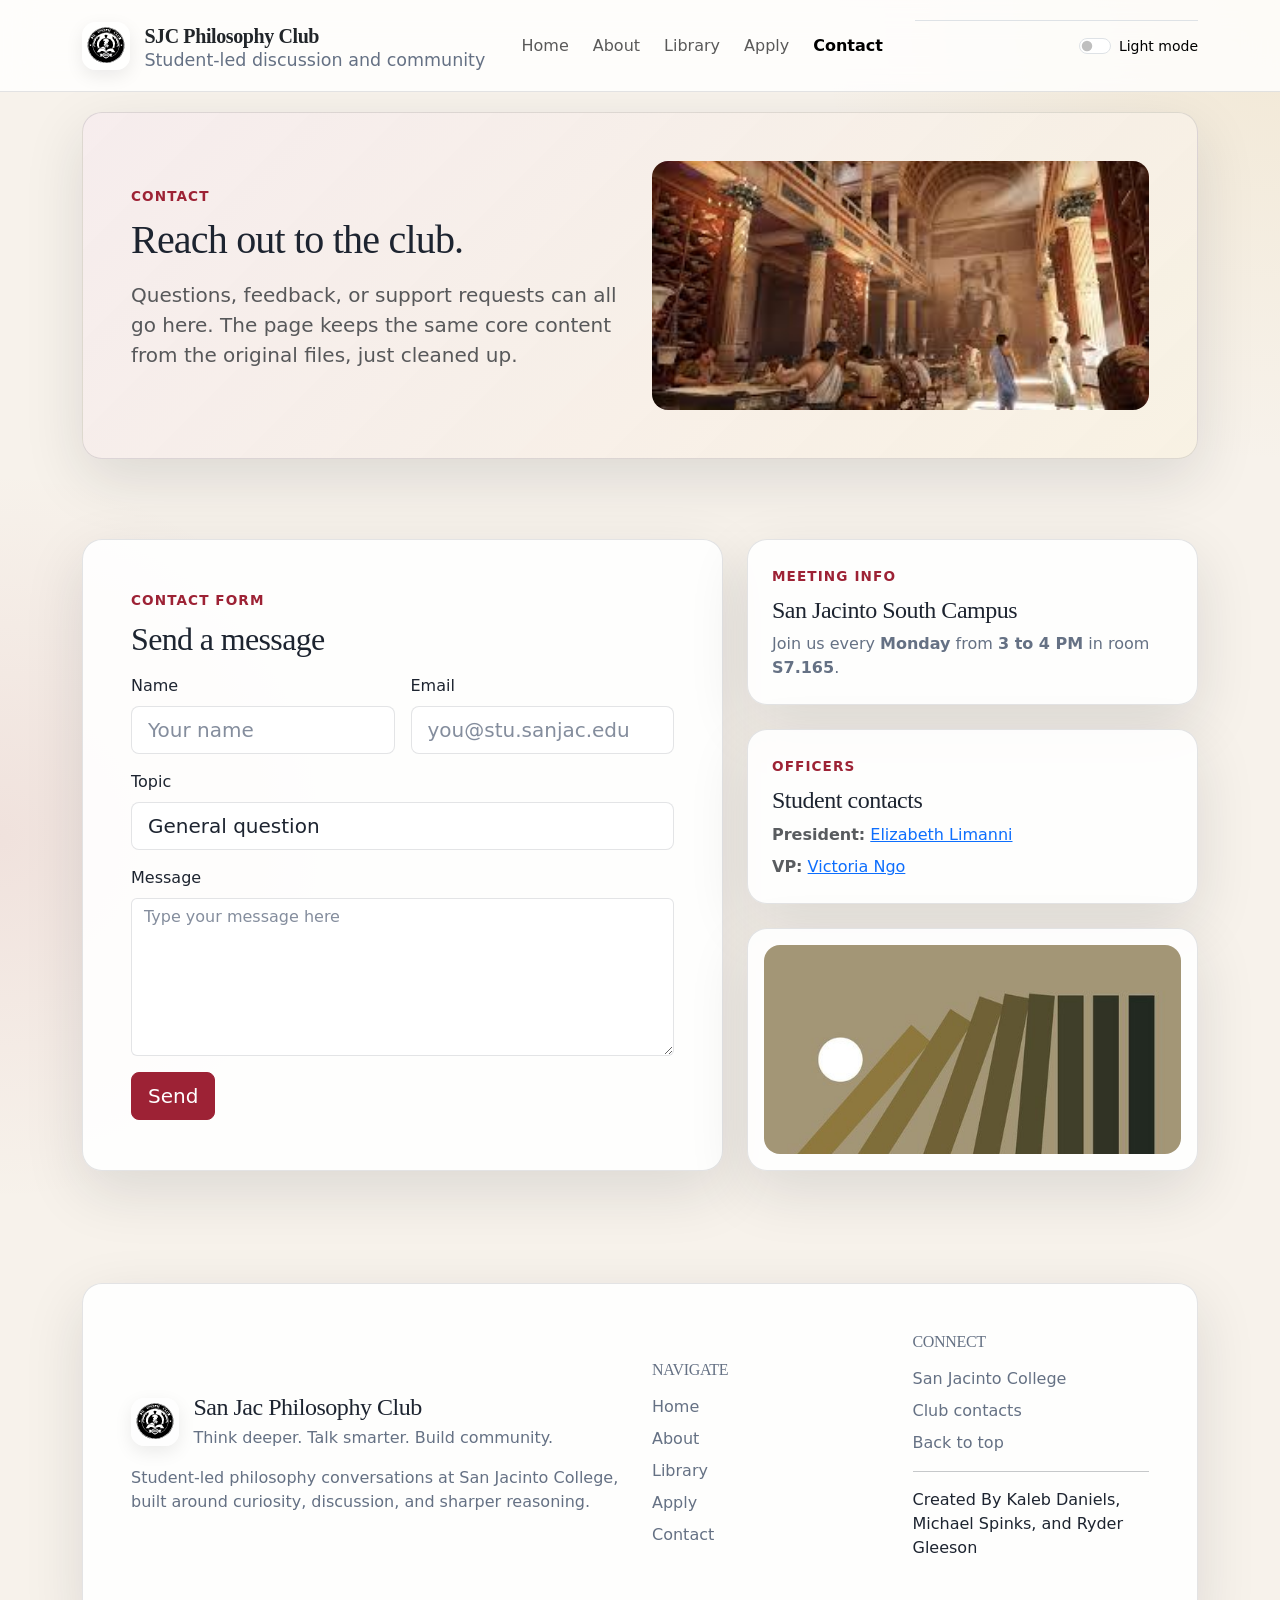
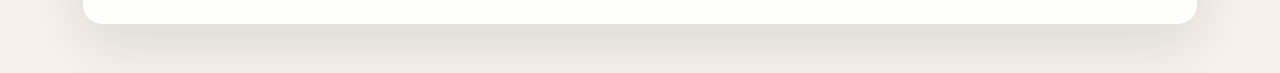
<file: contact.html>
<!doctype html>
<!-- contact.html - Contact page for the SJC Philosophy Club -->
<html lang="en" data-bs-theme="light">
  <!-- HEAD: metadata, page title, and stylesheet links -->
  <head>
    <meta charset="utf-8" />
    <meta name="viewport" content="width=device-width, initial-scale=1" />
    <meta
      name="description"
      content="Contact page for the San Jac Philosophy Club."
    />
    <title>Contact | SJC Philosophy Club</title>
    <link rel="stylesheet" href="css/bootstrap.min.css" />
    <link rel="stylesheet" href="css/styles.css" />
  </head>
  <body>
    <div class="site-shell">
      <!-- HEADER: fixed top navbar with logo, nav links, theme toggle -->
      <header>
        <nav class="navbar navbar-expand-lg fixed-top navbar-blur">
          <div class="container py-2">
            <a class="navbar-brand me-3" href="index.html">
              <span class="brand-lockup">
                <img
                  class="brand-mark"
                  src="images/sanjac_philosophy_logo_cut.svg"
                  alt="San Jac Philosophy Club logo"
                />
                <span class="brand-copy d-none d-sm-inline-block">
                  <strong class="display-font d-block fs-5 text-body"
                    >SJC Philosophy Club</strong
                  >
                  <small>Student-led discussion and community</small>
                </span>
              </span>
            </a>
            <button
              class="navbar-toggler"
              type="button"
              data-bs-toggle="collapse"
              data-bs-target="#siteNav"
              aria-controls="siteNav"
              aria-expanded="false"
              aria-label="Toggle navigation"
            >
              <span class="navbar-toggler-icon"></span>
            </button>
            <div class="collapse navbar-collapse" id="siteNav">
              <ul
                class="navbar-nav ms-auto align-items-lg-center gap-lg-2 mb-3 mb-lg-0"
              >
                <li class="nav-item">
                  <a class="nav-link" href="index.html">Home</a>
                </li>
                <li class="nav-item">
                  <a class="nav-link" href="about.html">About</a>
                </li>
                <li class="nav-item">
                  <a class="nav-link" href="library.html">Library</a>
                </li>
                <li class="nav-item">
                  <a class="nav-link" href="apply.html">Apply</a>
                </li>
                <li class="nav-item">
                  <a
                    class="nav-link active fw-semibold"
                    href="contact.html"
                    aria-current="page"
                    >Contact</a
                  >
                </li>
              </ul>
              <div
                class="d-lg-flex align-items-center gap-3 ms-lg-4 pt-3 pt-lg-0 border-top border-lg-0 mt-3 mt-lg-0"
              >
                <a
                  href="https://www.sanjac.edu/"
                  target="_blank"
                  rel="noreferrer"
                  class="d-inline-flex align-items-center text-decoration-none gap-2"
                >
                  <img
                    class="brand-logo"
                    src="images/sanjac-logo.svg"
                    alt="San Jacinto College logo"
                  />
                </a>
                <div
                  class="form-check form-switch m-0 d-flex align-items-center gap-2"
                >
                  <input
                    class="form-check-input mt-0"
                    type="checkbox"
                    role="switch"
                    id="theme-toggle-contact.html"
                    data-theme-toggle
                  />
                  <label
                    class="form-check-label small text-body-emphasis"
                    for="theme-toggle-contact.html"
                    data-theme-label
                    >Light mode</label
                  >
                </div>
              </div>
            </div>
          </div>
        </nav>
      </header>

      <!-- MAIN CONTENT -->
      <main id="top">
        <!-- HERO SECTION: page headline and supporting banner image -->
        <section class="page-hero section-space">
          <div class="container">
            <div class="hero-card p-4 p-lg-5">
              <div class="row g-4 align-items-center">
                <div class="col-lg-6">
                  <span class="kicker">Contact</span>
                  <h1 class="display-6 mt-2 mb-3">Reach out to the club.</h1>
                  <p class="lead text-body-secondary">
                    Questions, feedback, or support requests can all go here.
                    The page keeps the same core content from the original
                    files, just cleaned up.
                  </p>
                </div>
                <div class="col-lg-6">
                  <img
                    class="page-banner w-100"
                    src="images/library.jpg"
                    alt="Students in a classroom or study environment"
                  />
                </div>
              </div>
            </div>
          </div>
        </section>

        <!-- CONTACT FORM + INFO SECTION: form on left, meeting info and officer contacts on right -->
        <section class="pb-5">
          <div class="container">
            <div class="row g-4 align-items-stretch">
              <!-- LEFT: contact form with name, email, topic, and message fields -->
              <div class="col-lg-7">
                <div class="soft-card p-4 p-lg-5 h-100">
                  <span class="kicker">Contact form</span>
                  <h2 class="mt-2 mb-3">Send a message</h2>
                  <form class="row g-3" action="#" method="post">
                    <div class="col-md-6">
                      <label class="form-label" for="contact-name">Name</label>
                      <input
                        class="form-control form-control-lg"
                        type="text"
                        id="contact-name"
                        name="name"
                        placeholder="Your name"
                      />
                    </div>
                    <div class="col-md-6">
                      <label class="form-label" for="contact-email"
                        >Email</label
                      >
                      <input
                        class="form-control form-control-lg"
                        type="email"
                        id="contact-email"
                        name="email"
                        placeholder="you@stu.sanjac.edu"
                      />
                    </div>
                    <div class="col-12">
                      <label class="form-label" for="contact-topic"
                        >Topic</label
                      >
                      <select
                        class="form-select form-select-lg"
                        id="contact-topic"
                        name="topic"
                      >
                        <option value="general">General question</option>
                        <option value="feedback">Feedback</option>
                        <option value="support">Support</option>
                      </select>
                    </div>
                    <div class="col-12">
                      <label class="form-label" for="contact-message"
                        >Message</label
                      >
                      <textarea
                        class="form-control"
                        id="contact-message"
                        name="message"
                        rows="6"
                        placeholder="Type your message here"
                      ></textarea>
                    </div>
                    <div class="col-12">
                      <button class="btn btn-primary btn-lg" type="submit">
                        Send
                      </button>
                    </div>
                  </form>
                </div>
              </div>
              <!-- RIGHT: meeting location, student officer contacts, and club image -->
              <div class="col-lg-5">
                <div class="d-grid gap-4 h-100">
                  <div class="soft-card p-4">
                    <span class="kicker">Meeting info</span>
                    <h2 class="h4 mt-2">San Jacinto South Campus</h2>
                    <p class="muted-copy mb-0">
                      Join us every <strong>Monday</strong> from
                      <strong>3 to 4 PM</strong> in room
                      <strong>S7.165</strong>.
                    </p>
                  </div>
                  <div class="soft-card p-4">
                    <span class="kicker">Officers</span>
                    <h2 class="h4 mt-2">Student contacts</h2>
                    <ul class="list-unstyled mb-0 text-body-secondary">
                      <li class="mb-2">
                        <strong>President:</strong>
                        <a href="mailto:limanni.e186019@stu.sanjac.edu"
                          >Elizabeth Limanni</a
                        >
                      </li>
                      <li>
                        <strong>VP:</strong>
                        <a href="mailto:ngo.v131587@stu.sanjac.edu"
                          >Victoria Ngo</a
                        >
                      </li>
                    </ul>
                  </div>
                  <div class="soft-card p-3">
                    <img
                      class="w-100 page-banner"
                      src="images/clubImage.jpg"
                      alt="Philosophy club related image"
                    />
                  </div>
                </div>
              </div>
            </div>
          </div>
        </section>
      </main>

      <!-- FOOTER: logo, navigation links, and contact links -->
      <footer class="container pb-5">
        <div class="footer-card p-4 p-lg-5">
          <div class="row g-4 align-items-center">
            <div class="col-lg-6">
              <div class="brand-lockup mb-3">
                <img
                  class="brand-mark"
                  src="images/sanjac_philosophy_logo_cut.svg"
                  alt="San Jac Philosophy Club logo"
                />
                <div>
                  <h2 class="h4 mb-1">San Jac Philosophy Club</h2>
                  <p class="muted-copy mb-0">
                    Think deeper. Talk smarter. Build community.
                  </p>
                </div>
              </div>
              <p class="muted-copy mb-0">
                Student-led philosophy conversations at San Jacinto College,
                built around curiosity, discussion, and sharper reasoning.
              </p>
            </div>
            <div class="col-lg-3">
              <h3 class="h6 text-uppercase muted-copy mb-3">Navigate</h3>
              <div class="footer-link-list d-grid gap-2">
                <a href="index.html">Home</a>
                <a href="about.html">About</a>
                <a href="library.html">Library</a>
                <a href="apply.html">Apply</a>
                <a href="contact.html">Contact</a>
              </div>
            </div>
            <div class="col-lg-3">
              <h3 class="h6 text-uppercase muted-copy mb-3">Connect</h3>
              <div class="footer-link-list d-grid gap-2">
                <a
                  href="https://www.sanjac.edu/"
                  target="_blank"
                  rel="noreferrer"
                  >San Jacinto College</a
                >
                <a href="contact.html">Club contacts</a>
                <a href="#top">Back to top</a>
              </div>
              <hr />
              <p>Created By Kaleb Daniels, Michael Spinks, and Ryder Gleeson</p>
            </div>
          </div>
        </div>
      </footer>
    </div>

    <!-- Bootstrap JS bundle (includes Popper) -->
    <script src="js/bootstrap.min.js"></script>
    <!-- Custom site scripts: theme toggle, thinker spotlight -->
    <script src="js/scripts.js"></script>
  </body>
</html>
</file>
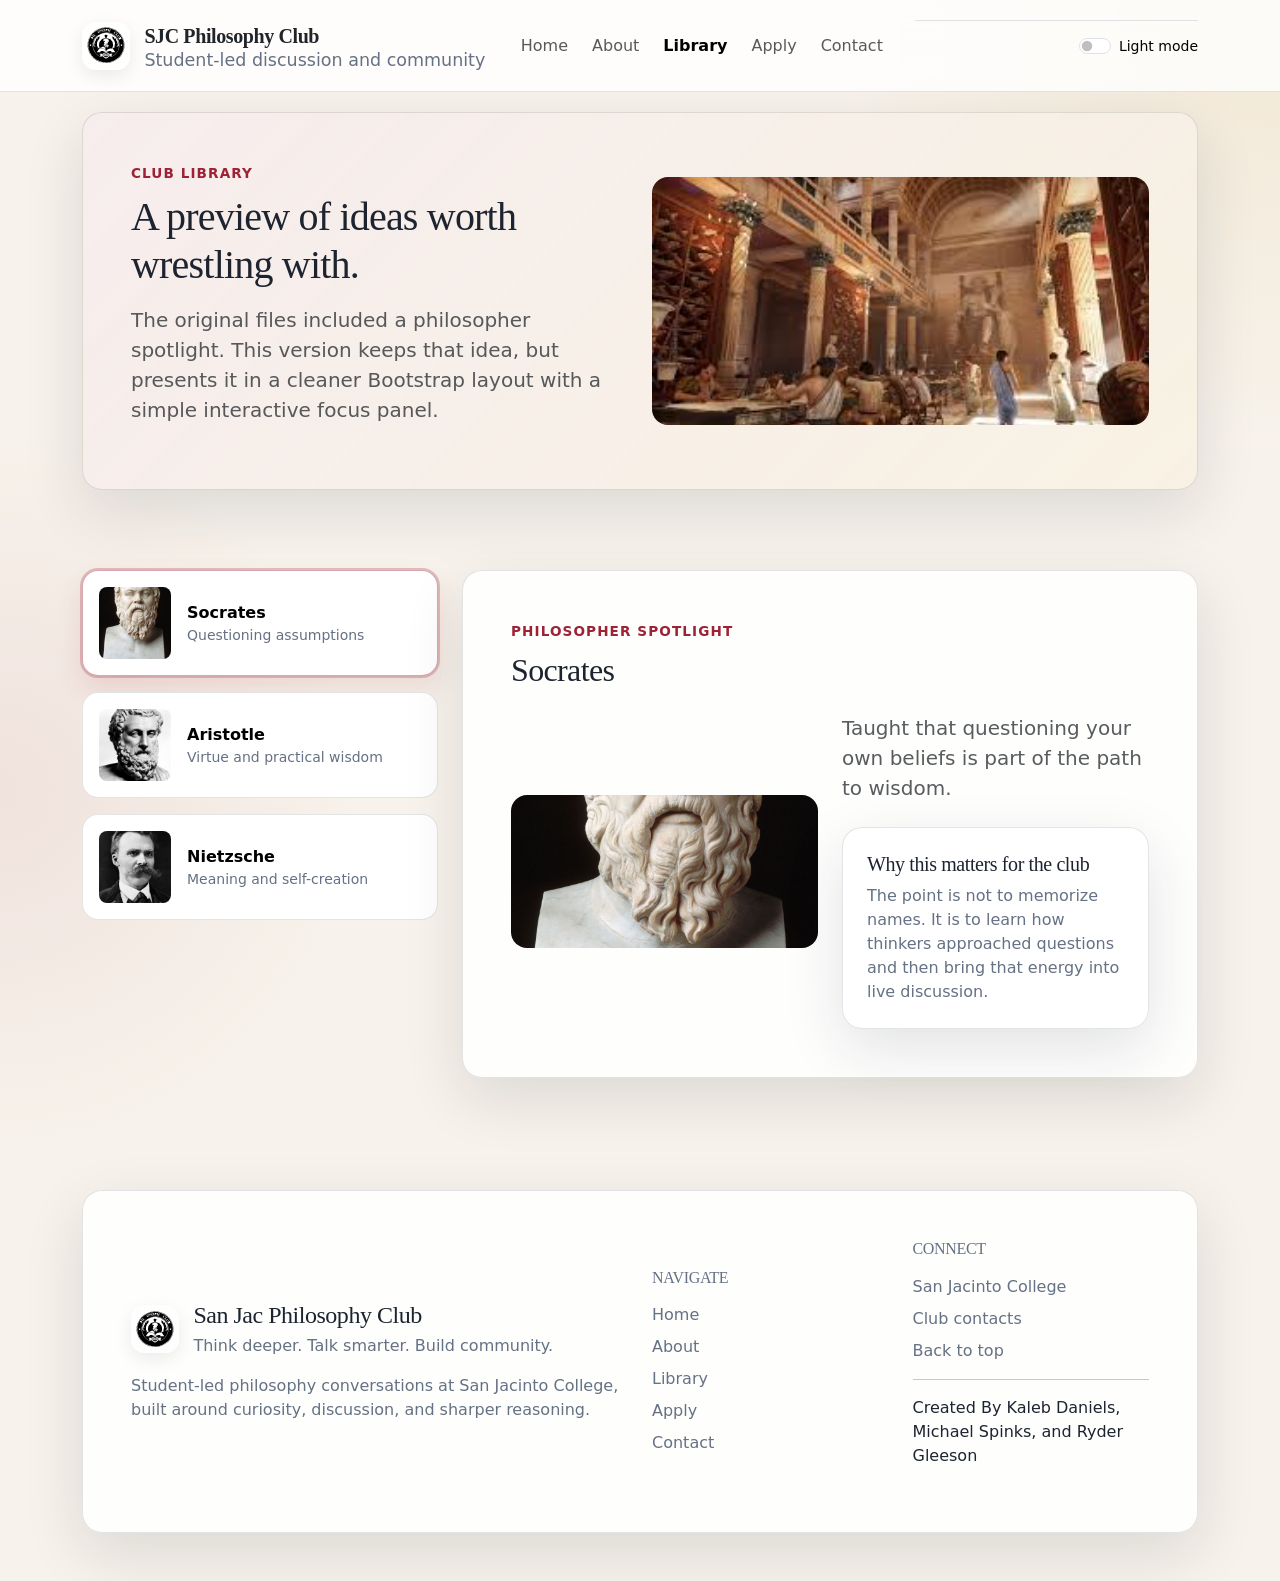
<file: library.html>
<!doctype html>
<!-- library.html - Philosopher spotlight / library page for the SJC Philosophy Club -->
<html lang="en" data-bs-theme="light">
  <!-- HEAD: metadata, page title, and stylesheet links -->
  <head>
    <meta charset="utf-8" />
    <meta name="viewport" content="width=device-width, initial-scale=1" />
    <meta
      name="description"
      content="Library and philosopher spotlight page for the San Jac Philosophy Club."
    />
    <title>Library | SJC Philosophy Club</title>
    <link rel="stylesheet" href="css/bootstrap.min.css" />
    <link rel="stylesheet" href="css/styles.css" />
  </head>
  <body>
    <div class="site-shell">
      <!-- HEADER: fixed top navbar with logo, nav links, theme toggle -->
      <header>
        <nav class="navbar navbar-expand-lg fixed-top navbar-blur">
          <div class="container py-2">
            <a class="navbar-brand me-3" href="index.html">
              <span class="brand-lockup">
                <img
                  class="brand-mark"
                  src="images/sanjac_philosophy_logo_cut.svg"
                  alt="San Jac Philosophy Club logo"
                />
                <span class="brand-copy d-none d-sm-inline-block">
                  <strong class="display-font d-block fs-5 text-body"
                    >SJC Philosophy Club</strong
                  >
                  <small>Student-led discussion and community</small>
                </span>
              </span>
            </a>
            <button
              class="navbar-toggler"
              type="button"
              data-bs-toggle="collapse"
              data-bs-target="#siteNav"
              aria-controls="siteNav"
              aria-expanded="false"
              aria-label="Toggle navigation"
            >
              <span class="navbar-toggler-icon"></span>
            </button>
            <div class="collapse navbar-collapse" id="siteNav">
              <ul
                class="navbar-nav ms-auto align-items-lg-center gap-lg-2 mb-3 mb-lg-0"
              >
                <li class="nav-item">
                  <a class="nav-link" href="index.html">Home</a>
                </li>
                <li class="nav-item">
                  <a class="nav-link" href="about.html">About</a>
                </li>
                <li class="nav-item">
                  <a
                    class="nav-link active fw-semibold"
                    href="library.html"
                    aria-current="page"
                    >Library</a
                  >
                </li>
                <li class="nav-item">
                  <a class="nav-link" href="apply.html">Apply</a>
                </li>
                <li class="nav-item">
                  <a class="nav-link" href="contact.html">Contact</a>
                </li>
              </ul>
              <div
                class="d-lg-flex align-items-center gap-3 ms-lg-4 pt-3 pt-lg-0 border-top border-lg-0 mt-3 mt-lg-0"
              >
                <a
                  href="https://www.sanjac.edu/"
                  target="_blank"
                  rel="noreferrer"
                  class="d-inline-flex align-items-center text-decoration-none gap-2"
                >
                  <img
                    class="brand-logo"
                    src="images/sanjac-logo.svg"
                    alt="San Jacinto College logo"
                  />
                </a>
                <div
                  class="form-check form-switch m-0 d-flex align-items-center gap-2"
                >
                  <input
                    class="form-check-input mt-0"
                    type="checkbox"
                    role="switch"
                    id="theme-toggle-library.html"
                    data-theme-toggle
                  />
                  <label
                    class="form-check-label small text-body-emphasis"
                    for="theme-toggle-library.html"
                    data-theme-label
                    >Light mode</label
                  >
                </div>
              </div>
            </div>
          </div>
        </nav>
      </header>

      <!-- MAIN CONTENT -->
      <main id="top">
        <!-- HERO SECTION: page headline and supporting banner image -->
        <section class="page-hero section-space">
          <div class="container">
            <div class="hero-card p-4 p-lg-5">
              <div class="row g-4 align-items-center">
                <div class="col-lg-6">
                  <span class="kicker">Club library</span>
                  <h1 class="display-6 mt-2 mb-3">
                    A preview of ideas worth wrestling with.
                  </h1>
                  <p class="lead text-body-secondary">
                    The original files included a philosopher spotlight. This
                    version keeps that idea, but presents it in a cleaner
                    Bootstrap layout with a simple interactive focus panel.
                  </p>
                </div>
                <div class="col-lg-6">
                  <img
                    class="page-banner w-100"
                    src="images/library.jpg"
                    alt="Library image representing club resources and reading space"
                  />
                </div>
              </div>
            </div>
          </div>
        </section>

        <!-- PHILOSOPHER SPOTLIGHT SECTION: thinker button list on the left, spotlight panel on the right -->
        <section class="pb-5">
          <div class="container">
            <div class="row g-4">
              <!-- LEFT: clickable thinker buttons (Socrates, Aristotle, Nietzsche) -->
              <div class="col-lg-4">
                <div class="d-grid gap-3">
                  <button
                    class="thinker-button active p-3"
                    type="button"
                    data-thinker-button
                    data-title="Socrates"
                    data-image="assets/images/socrates.jpg"
                    data-alt="Portrait of Socrates"
                    data-copy="Taught that questioning your own beliefs is part of the path to wisdom."
                  >
                    <div class="d-flex gap-3 align-items-center">
                      <img
                        src="images/socrates-thumb.jpg"
                        alt="Socrates thumbnail"
                        width="72"
                        height="72"
                        class="rounded-3 object-fit-cover"
                      />
                      <div>
                        <div class="fw-bold">Socrates</div>
                        <div class="muted-copy small">
                          Questioning assumptions
                        </div>
                      </div>
                    </div>
                  </button>
                  <button
                    class="thinker-button p-3"
                    type="button"
                    data-thinker-button
                    data-title="Aristotle"
                    data-image="images/aristotle.jpg"
                    data-alt="Portrait of Aristotle"
                    data-copy="Focused on reason, virtue, and how to live a balanced life."
                  >
                    <div class="d-flex gap-3 align-items-center">
                      <img
                        src="images/aristotle-thumb.jpg"
                        alt="Aristotle thumbnail"
                        width="72"
                        height="72"
                        class="rounded-3 object-fit-cover"
                      />
                      <div>
                        <div class="fw-bold">Aristotle</div>
                        <div class="muted-copy small">
                          Virtue and practical wisdom
                        </div>
                      </div>
                    </div>
                  </button>
                  <button
                    class="thinker-button p-3"
                    type="button"
                    data-thinker-button
                    data-title="Nietzsche"
                    data-image="images/nietzsche.jpg"
                    data-alt="Portrait of Nietzsche"
                    data-copy="Challenged people to create meaning instead of blindly following the crowd."
                  >
                    <div class="d-flex gap-3 align-items-center">
                      <img
                        src="images/nietzsche-thumb.jpg"
                        alt="Nietzsche thumbnail"
                        width="72"
                        height="72"
                        class="rounded-3 object-fit-cover"
                      />
                      <div>
                        <div class="fw-bold">Nietzsche</div>
                        <div class="muted-copy small">
                          Meaning and self-creation
                        </div>
                      </div>
                    </div>
                  </button>
                </div>
              </div>
              <!-- RIGHT: spotlight panel — image and copy update via JS when a thinker button is clicked -->
              <div class="col-lg-8">
                <article class="spotlight-card p-4 p-lg-5 h-100">
                  <span class="kicker">Philosopher spotlight</span>
                  <h2 class="mt-2 mb-4" data-thinker-title>Socrates</h2>
                  <div class="row g-4 align-items-center">
                    <div class="col-lg-6">
                      <img
                        class="w-100 page-banner "
                        src="images/socrates.jpg"
                        alt="Portrait of Socrates"
                        data-thinker-image
                        style="background-image: cover;"
                      />
                    </div>
                    <div class="col-lg-6">
                      <p
                        class="fs-5 text-body-secondary mb-4"
                        data-thinker-copy
                      >
                        Taught that questioning your own beliefs is part of the
                        path to wisdom.
                      </p>
                      <div class="soft-card p-4">
                        <h3 class="h5">Why this matters for the club</h3>
                        <p class="muted-copy mb-0">
                          The point is not to memorize names. It is to learn how
                          thinkers approached questions and then bring that
                          energy into live discussion.
                        </p>
                      </div>
                    </div>
                  </div>
                </article>
              </div>
            </div>
          </div>
        </section>
      </main>

      <!-- FOOTER: logo, navigation links, and contact links -->
      <footer class="container pb-5">
        <div class="footer-card p-4 p-lg-5">
          <div class="row g-4 align-items-center">
            <div class="col-lg-6">
              <div class="brand-lockup mb-3">
                <img
                  class="brand-mark"
                  src="images/sanjac_philosophy_logo_cut.svg"
                  alt="San Jac Philosophy Club logo"
                />
                <div>
                  <h2 class="h4 mb-1">San Jac Philosophy Club</h2>
                  <p class="muted-copy mb-0">
                    Think deeper. Talk smarter. Build community.
                  </p>
                </div>
              </div>
              <p class="muted-copy mb-0">
                Student-led philosophy conversations at San Jacinto College,
                built around curiosity, discussion, and sharper reasoning.
              </p>
            </div>
            <div class="col-lg-3">
              <h3 class="h6 text-uppercase muted-copy mb-3">Navigate</h3>
              <div class="footer-link-list d-grid gap-2">
                <a href="index.html">Home</a>
                <a href="about.html">About</a>
                <a href="library.html">Library</a>
                <a href="apply.html">Apply</a>
                <a href="contact.html">Contact</a>
              </div>
            </div>
            <div class="col-lg-3">
              <h3 class="h6 text-uppercase muted-copy mb-3">Connect</h3>
              <div class="footer-link-list d-grid gap-2">
                <a
                  href="https://www.sanjac.edu/"
                  target="_blank"
                  rel="noreferrer"
                  >San Jacinto College</a
                >
                <a href="contact.html">Club contacts</a>
                <a href="#top">Back to top</a>
              </div>
              <hr />
              <p>Created By Kaleb Daniels, Michael Spinks, and Ryder Gleeson</p>
            </div>
          </div>
        </div>
      </footer>
    </div>

    <!-- Bootstrap JS bundle (includes Popper) -->
    <script src="js/bootstrap.min.js"></script>
    <!-- Custom site scripts: theme toggle, thinker spotlight -->
    <script src="js/scripts.js"></script>
  </body>
</html>
</file>
<file: css/styles.css>
/* ============================================================
   site.css — Custom styles for the SJC Philosophy Club website
   Supplements Bootstrap 5 with brand colors, card styles,
   navbar blur effect, and theme-aware dark mode overrides.
   ============================================================ */

/* -----------------------------------------------
   CSS CUSTOM PROPERTIES (LIGHT MODE)
   Brand palette and shared design tokens
----------------------------------------------- */
:root {
  --sjc-red: #9d2235;
  --sjc-red-deep: #7e1a2c;
  --sjc-gold: #d0a94c;
  --sjc-cream: #f7f2eb;
  --sjc-ink: #1d2430;
  --sjc-muted: #657184;
  --sjc-border: rgba(29, 36, 48, 0.12);
  --sjc-surface: rgba(255, 255, 255, 0.88);
  --sjc-surface-2: #ffffff;
  --sjc-hero: linear-gradient(
    135deg,
    rgba(157, 34, 53, 0.08),
    rgba(208, 169, 76, 0.14)
  );
  --sjc-shadow: 0 20px 60px rgba(23, 31, 45, 0.12);
  --sjc-radius: 1.25rem;
}

/* -----------------------------------------------
   DARK MODE OVERRIDES
   Adjusts surface colors, borders, and shadows
   when data-bs-theme="dark" is set on <html>
----------------------------------------------- */
[data-bs-theme='dark'] {
  --sjc-ink: #edf2f7;
  --sjc-muted: #a8b4c6;
  --sjc-border: rgba(237, 242, 247, 0.12);
  --sjc-surface: rgba(21, 28, 39, 0.92);
  --sjc-surface-2: #151c27;
  --sjc-cream: #;
  --sjc-hero: linear-gradient(
    135deg,
    rgba(157, 34, 53, 0.18),
    rgba(208, 169, 76, 0.14)
  );
  --sjc-shadow: 0 24px 80px rgba(0, 0, 0, 0.35);
}

/* -----------------------------------------------
   BASE HTML STYLES
   Smooth scrolling and radial-gradient background
----------------------------------------------- */
html {
}

body {
  background:
    radial-gradient(
      circle at top right,
      rgba(208, 169, 76, 0.14),
      transparent 22%
    ),
    radial-gradient(
      circle at left center,
      rgba(157, 34, 53, 0.08),
      transparent 24%
    ),
    var(--sjc-cream);
  color: var(--sjc-ink);
}

/* -----------------------------------------------
   SMOOTH TRANSITION — applies to color-scheme changes
   on common elements when the theme toggle is switched
----------------------------------------------- */
body,
.form-control,
.form-select,
.table,
.dropdown-menu {
  transition:
    background-color 0.25s ease,
    color 0.25s ease,
    border-color 0.25s ease,
    box-shadow 0.25s ease;
}

/* -----------------------------------------------
   TYPOGRAPHY — serif headings, sans-serif body text
----------------------------------------------- */
h1,
h2,
h3,
h4,
.display-font {
  font-family: Georgia, 'Times New Roman', serif;
  letter-spacing: -0.02em;
}

p,
li,
.form-control,
.form-select,
.btn,
.table,
.badge,
.navbar {
  font-family:
    Inter,
    system-ui,
    -apple-system,
    BlinkMacSystemFont,
    'Segoe UI',
    sans-serif;
}

/* -----------------------------------------------
   LINKS — brand red with deeper hover state
----------------------------------------------- */
a {
}

a:hover {
  color: var(--sjc-red-deep);
}

/* -----------------------------------------------
   LAYOUT SHELL — ensures full viewport height
----------------------------------------------- */
.site-shell {
  min-height: 100vh;
}

/* -----------------------------------------------
   NAVBAR — frosted-glass fixed top bar
----------------------------------------------- */
.navbar-blur {
  backdrop-filter: blur(16px);
  background: color-mix(in srgb, var(--sjc-surface) 92%, transparent);
  border-bottom: 1px solid var(--sjc-border);
}

/* -----------------------------------------------
   BRAND / LOGO elements
----------------------------------------------- */
.brand-lockup {
  display: flex;
  align-items: center;
  gap: 0.9rem;
}

.brand-logo,
.brand-mark {
  display: block;
  object-fit: contain;
}

.brand-logo {
  width: 9.25rem;
  max-width: 38vw;
}

.brand-mark {
  width: 3rem;
  height: 3rem;
  border-radius: 0.85rem;
  padding: 0.2rem;
  background: rgba(255, 255, 255, 0.72);
  box-shadow: 0 6px 18px rgba(0, 0, 0, 0.08);
}

[data-bs-theme='dark'] .brand-mark {
  background: rgba(255, 255, 255, 0.06);
}

.brand-copy small {
  display: block;
  color: var(--sjc-muted);
  line-height: 1.1;
}

/* -----------------------------------------------
   CARD COMPONENTS
   Shared surface, border, shadow, and radius for
   hero-card, soft-card, spotlight-card, etc.
----------------------------------------------- */
.hero-card,
.soft-card,
.spotlight-card,
.table-card,
.note-card,
.footer-card {
  background: var(--sjc-surface);
  border: 1px solid var(--sjc-border);
  box-shadow: var(--sjc-shadow);
  border-radius: var(--sjc-radius);
}

.hero-card {
  background: var(--sjc-hero), var(--sjc-surface);
  overflow: hidden;
}

/* -----------------------------------------------
   HERO / PAGE LAYOUT spacing
----------------------------------------------- */
.section-space {
  padding: 5rem 0;
}

.page-hero {
  padding-top: 7rem;
}

/* -----------------------------------------------
   KICKER — small uppercase label used above headings
----------------------------------------------- */
.kicker {
  display: inline-flex;
  align-items: center;
  gap: 0.5rem;
  font-size: 0.85rem;
  font-weight: 700;
  letter-spacing: 0.08em;
  text-transform: uppercase;
  color: var(--sjc-red);
}

.hero-art {
  background:
    linear-gradient(180deg, rgba(255, 255, 255, 0.3), transparent),
    rgba(157, 34, 53, 0.06);
  border-left: 1px solid var(--sjc-border);
  min-height: 100%;
}

.hero-art img {
  width: 100%;
  height: 100%;
  object-fit: cover;
}

/* -----------------------------------------------
   METRIC PILL — pill-shaped stat / highlight badges
----------------------------------------------- */
.metric-pill {
  background: var(--sjc-surface-2);
  border: 1px solid var(--sjc-border);
  border-radius: 999px;
  padding: 0.7rem 1rem;
  font-weight: 600;
}

/* -----------------------------------------------
   INFO STRIP — highlighted meeting-info banner
----------------------------------------------- */
.info-strip {
  background: linear-gradient(
    135deg,
    rgba(157, 34, 53, 0.08),
    rgba(208, 169, 76, 0.18)
  );
  border: 1px solid var(--sjc-border);
  border-radius: 1.25rem;
}

/* -----------------------------------------------
   ICON BADGE — numbered / lettered icon inside cards
----------------------------------------------- */
.soft-card .icon-badge,
.spotlight-card .icon-badge {
  width: 3rem;
  height: 3rem;
  display: inline-flex;
  align-items: center;
  justify-content: center;
  border-radius: 0.9rem;
  background: rgba(157, 34, 53, 0.1);
  color: var(--sjc-red);
  font-weight: 800;
}

.note-card {
  position: sticky;
  top: 6.25rem;
  transform: rotate(-1.25deg);
  background: linear-gradient(
    180deg,
    rgba(255, 246, 204, 0.96),
    rgba(255, 237, 162, 0.95)
  );
  color: #2d240e;
}

[data-bs-theme='dark'] .note-card {
  background: linear-gradient(
    180deg,
    rgba(82, 70, 25, 0.94),
    rgba(108, 87, 30, 0.96)
  );
  color: #fff4cd;
}

/* -----------------------------------------------
   TABLE — styled header row using brand color
----------------------------------------------- */
.table thead th {
  background: color-mix(in srgb, var(--sjc-red) 10%, var(--sjc-surface-2));
  color: var(--sjc-ink);
  border-bottom-width: 1px;
}

/* -----------------------------------------------
   STATUS CHIP / TOPIC CHIP — small badge labels
----------------------------------------------- */
.status-chip {
  display: inline-flex;
  align-items: center;
  gap: 0.35rem;
  font-size: 0.78rem;
  padding: 0.3rem 0.65rem;
  border-radius: 999px;
  background: rgba(157, 34, 53, 0.12);
  color: var(--sjc-red);
  font-weight: 700;
}

.topic-chip {
  border-radius: 999px;
  padding: 0.75rem 1rem;
  border: 1px solid var(--sjc-border);
  background: var(--sjc-surface-2);
  font-weight: 600;
}

/* -----------------------------------------------
   VIDEO FRAME — rounded container for the <video> element
----------------------------------------------- */
.video-frame {
  overflow: hidden;
  border-radius: 1.15rem;
  border: 1px solid var(--sjc-border);
  box-shadow: var(--sjc-shadow);
}

.video-frame video {
  width: 100%;
  display: block;
  background: #000;
}

/* -----------------------------------------------
   QUOTE BLOCK — left-border pull quote style
----------------------------------------------- */
.quote-block {
  border-left: 4px solid var(--sjc-red);
  padding-left: 1rem;
  color: var(--sjc-muted);
}

/* -----------------------------------------------
   FORM CONTROLS — consistent surface and focus ring
----------------------------------------------- */
.form-control,
.form-select {
  background: var(--sjc-surface-2);
  border-color: var(--sjc-border);
  color: var(--sjc-ink);
}

.form-control::placeholder {
  color: color-mix(in srgb, var(--sjc-muted) 80%, transparent);
}

.form-control:focus,
.form-select:focus {
  border-color: rgba(157, 34, 53, 0.45);
  box-shadow: 0 0 0 0.25rem rgba(157, 34, 53, 0.12);
  background: var(--sjc-surface-2);
  color: var(--sjc-ink);
}

.form-check-input:checked {
  background-color: var(--sjc-red);
  border-color: var(--sjc-red);
}

/* -----------------------------------------------
   BUTTONS — primary and outline variants use brand red
----------------------------------------------- */
.btn-primary {
  --bs-btn-bg: var(--sjc-red);
  --bs-btn-border-color: var(--sjc-red);
  --bs-btn-hover-bg: var(--sjc-red-deep);
  --bs-btn-hover-border-color: var(--sjc-red-deep);
  --bs-btn-active-bg: var(--sjc-red-deep);
  --bs-btn-active-border-color: var(--sjc-red-deep);
}

.btn-outline-primary {
  --bs-btn-color: var(--sjc-red);
  --bs-btn-border-color: rgba(157, 34, 53, 0.35);
  --bs-btn-hover-bg: var(--sjc-red);
  --bs-btn-hover-border-color: var(--sjc-red);
  --bs-btn-hover-color: #fff;
}

/* -----------------------------------------------
   IMAGES — aspect-ratio helpers for banners
----------------------------------------------- */
.card-image {
  aspect-ratio: 4 / 3;
  object-fit: cover;
  border-radius: 1rem;
}

.page-banner {
  aspect-ratio: 16 / 8;
  object-fit: cover;
  border-radius: 1rem;
}

/* -----------------------------------------------
   THINKER BUTTON — philosopher selector on library page
----------------------------------------------- */
.thinker-button {
  text-align: left;
  border: 1px solid var(--sjc-border);
  border-radius: 1rem;
  background: var(--sjc-surface-2);
  width: 100%;
}

.thinker-button.active {
  outline: 2px solid rgba(157, 34, 53, 0.25);
  border-color: rgba(157, 34, 53, 0.4);
  box-shadow: 0 14px 28px rgba(157, 34, 53, 0.12);
}

.footer-card {
  margin-top: 4rem;
}

.footer-link-list a {
  text-decoration: none;
  color: var(--sjc-muted);
}

.footer-link-list a:hover {
  color: var(--sjc-red);
}

/* -----------------------------------------------
   UTILITY — muted text color shorthand
----------------------------------------------- */
.muted-copy {
  color: var(--sjc-muted);
}

/* -----------------------------------------------
   RESPONSIVE ADJUSTMENTS (≤ 991px / lg breakpoint)
   Un-stick the note card; remove hero-art left border
----------------------------------------------- */
@media (max-width: 991.98px) {
  .note-card {
    position: static;
    transform: none;
  }

  .hero-art {
    border-left: 0;
    border-top: 1px solid var(--sjc-border);
  }
}
</file>
